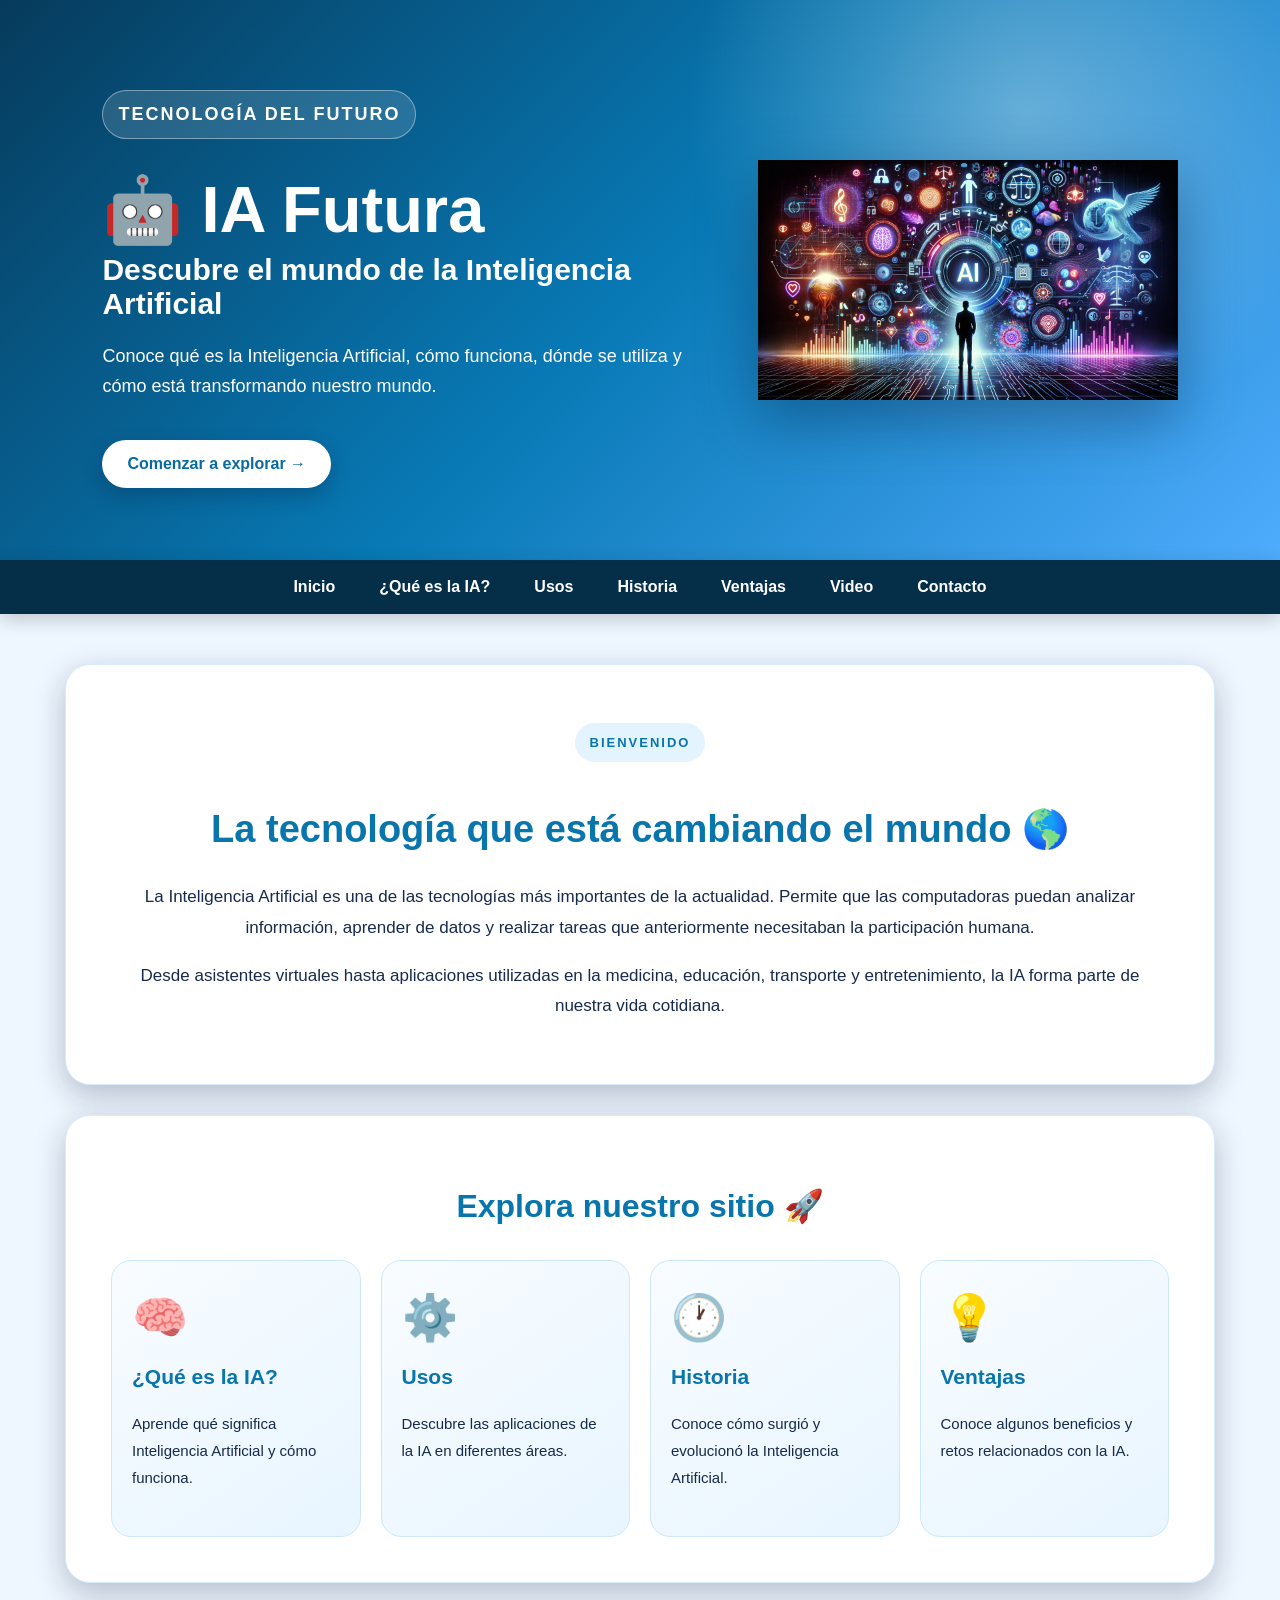
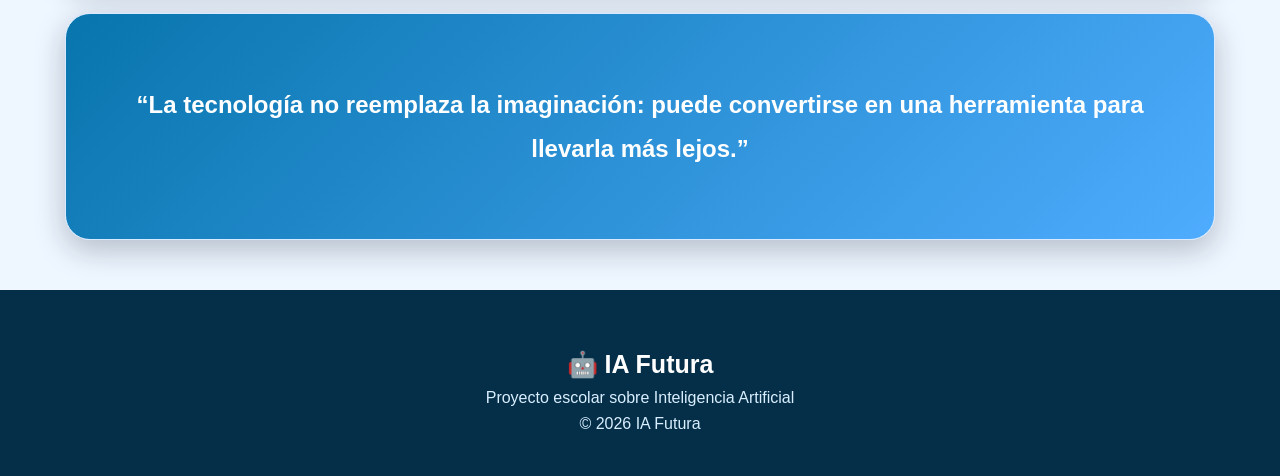
<file: index.html>
<!DOCTYPE html>
<html lang="es">

<head>
    <meta charset="UTF-8">
    <meta name="viewport" content="width=device-width, initial-scale=1.0">

    <title>IA Futura</title>

    <link rel="stylesheet" href="estilos.css">
    <link rel="manifest" href="manifest.json">
</head>

<body>

    <!-- ENCABEZADO -->
    <header class="hero">

        <div class="hero-text">

            <p class="etiqueta">TECNOLOGÍA DEL FUTURO</p>

            <h1>🤖 IA Futura</h1>

            <h2>Descubre el mundo de la Inteligencia Artificial</h2>

            <p>
                Conoce qué es la Inteligencia Artificial, cómo funciona,
                dónde se utiliza y cómo está transformando nuestro mundo.
            </p>

            <a href="que-es.html" class="boton">
                Comenzar a explorar →
            </a>

        </div>

        <div class="hero-image">

        <img src="Imagen-IA.png"
              alt="Inteligencia Artificial">

        </div>

    </header>


    <!-- MENÚ -->
    <nav>

        <a href="index.html">Inicio</a>

        <a href="que-es.html">¿Qué es la IA?</a>

        <a href="usos.html">Usos</a>

        <a href="historia.html">Historia</a>

        <a href="ventajas.html">Ventajas</a>

        <a href="video.html">Video</a>

        <a href="contacto.html">Contacto</a>

    </nav>


    <!-- CONTENIDO -->
    <main>

        <section class="bienvenida">

            <p class="etiqueta">BIENVENIDO</p>

            <h2>La tecnología que está cambiando el mundo 🌎</h2>

            <p>
                La Inteligencia Artificial es una de las tecnologías más
                importantes de la actualidad. Permite que las computadoras
                puedan analizar información, aprender de datos y realizar
                tareas que anteriormente necesitaban la participación humana.
            </p>

            <p>
                Desde asistentes virtuales hasta aplicaciones utilizadas
                en la medicina, educación, transporte y entretenimiento,
                la IA forma parte de nuestra vida cotidiana.
            </p>

        </section>


        <!-- TARJETAS -->
        <section>

            <h2 class="titulo-centro">
                Explora nuestro sitio 🚀
            </h2>

            <div class="tarjetas">

                <a href="que-es.html" class="tarjeta">

                    <div class="icono">🧠</div>

                    <h3>¿Qué es la IA?</h3>

                    <p>
                        Aprende qué significa Inteligencia Artificial
                        y cómo funciona.
                    </p>

                </a>


                <a href="usos.html" class="tarjeta">

                    <div class="icono">⚙️</div>

                    <h3>Usos</h3>

                    <p>
                        Descubre las aplicaciones de la IA
                        en diferentes áreas.
                    </p>

                </a>


                <a href="historia.html" class="tarjeta">

                    <div class="icono">🕐</div>

                    <h3>Historia</h3>

                    <p>
                        Conoce cómo surgió y evolucionó
                        la Inteligencia Artificial.
                    </p>

                </a>


                <a href="ventajas.html" class="tarjeta">

                    <div class="icono">💡</div>

                    <h3>Ventajas</h3>

                    <p>
                        Conoce algunos beneficios y retos
                        relacionados con la IA.
                    </p>

                </a>

            </div>

        </section>


        <!-- FRASE -->
        <section class="frase">

            <p>
                “La tecnología no reemplaza la imaginación:
                puede convertirse en una herramienta para llevarla más lejos.”
            </p>

        </section>

    </main>


    <!-- PIE DE PÁGINA -->
    <footer>

        <h3>🤖 IA Futura</h3>

        <p>
            Proyecto escolar sobre Inteligencia Artificial
        </p>

        <p>
            © 2026 IA Futura
        </p>

    </footer>
    <script>
    if ("serviceWorker" in navigator) {
        navigator.serviceWorker.register("sw.js")
            .then(() => {
                console.log("PWA activada correctamente 🤖");
            })
            .catch((error) => {
                console.log("Error al activar la PWA:", error);
            });
    }
</script>

</body>

</html>
</file>
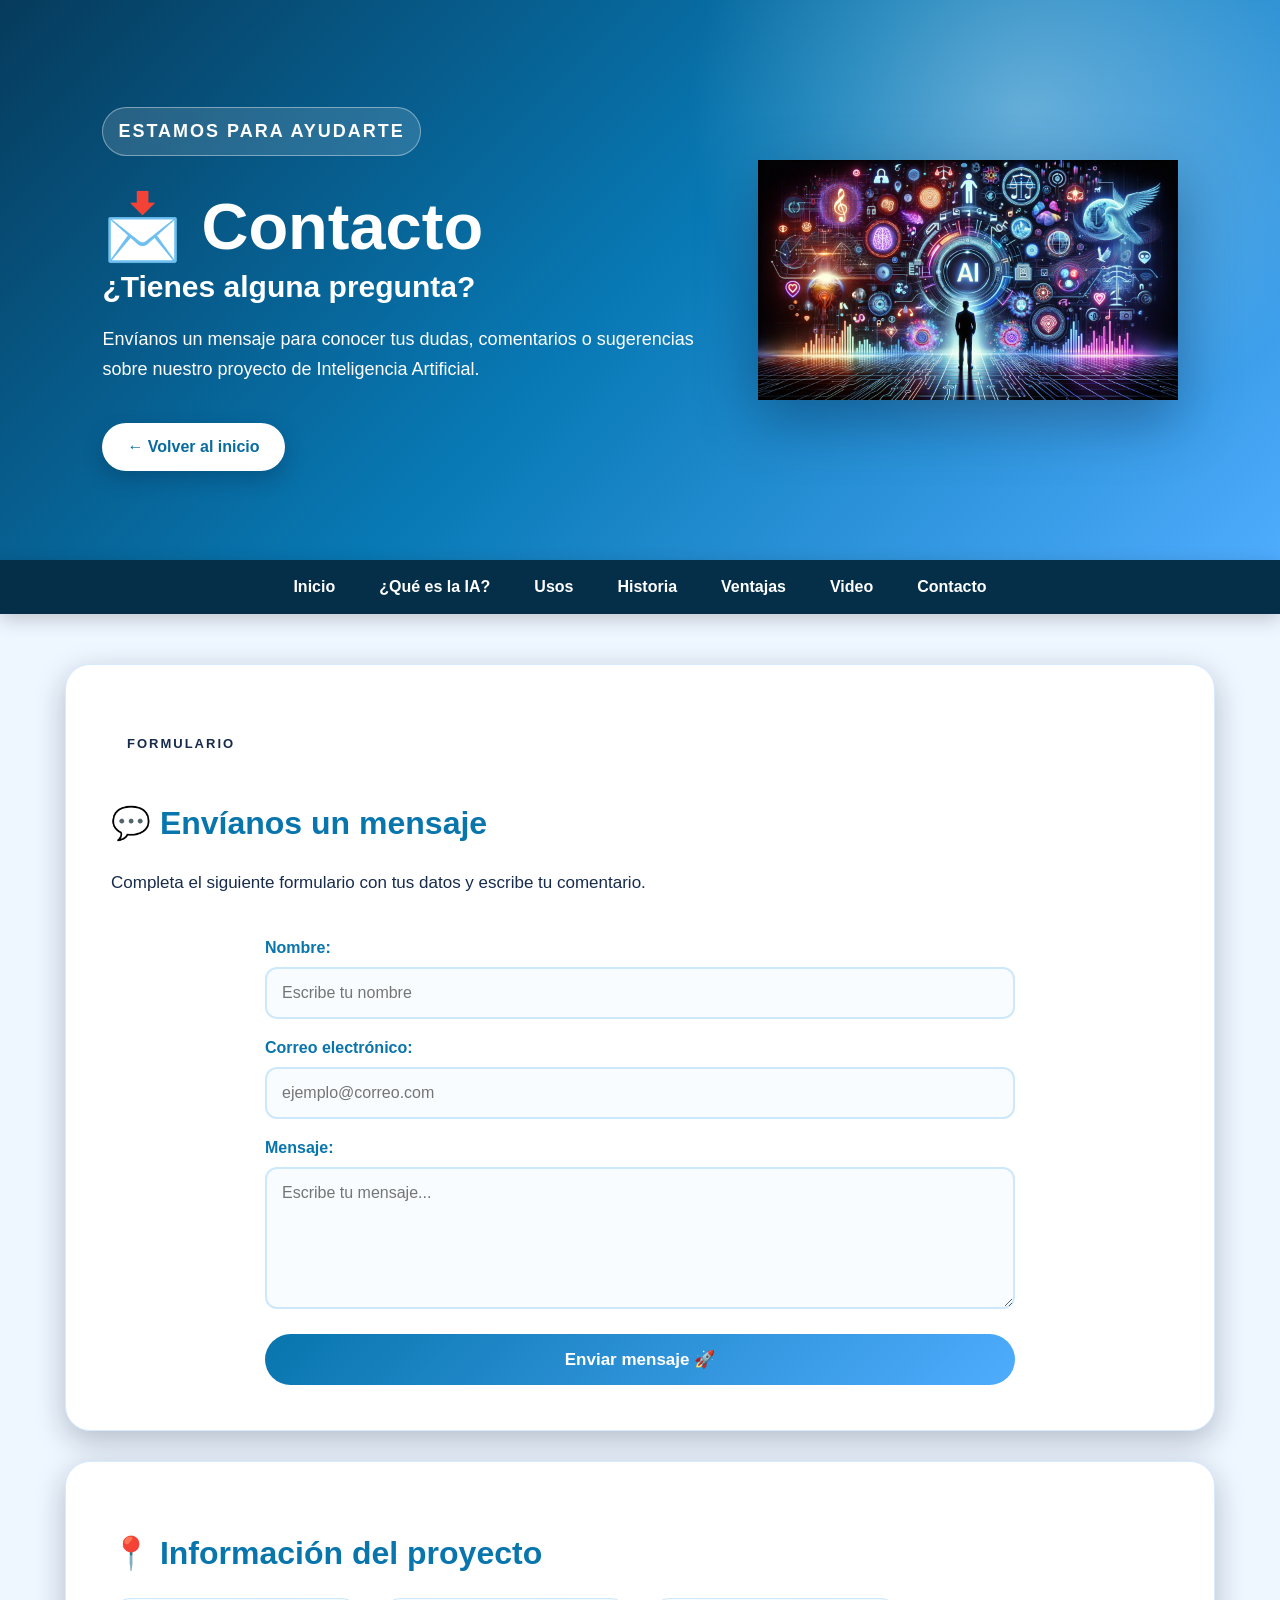
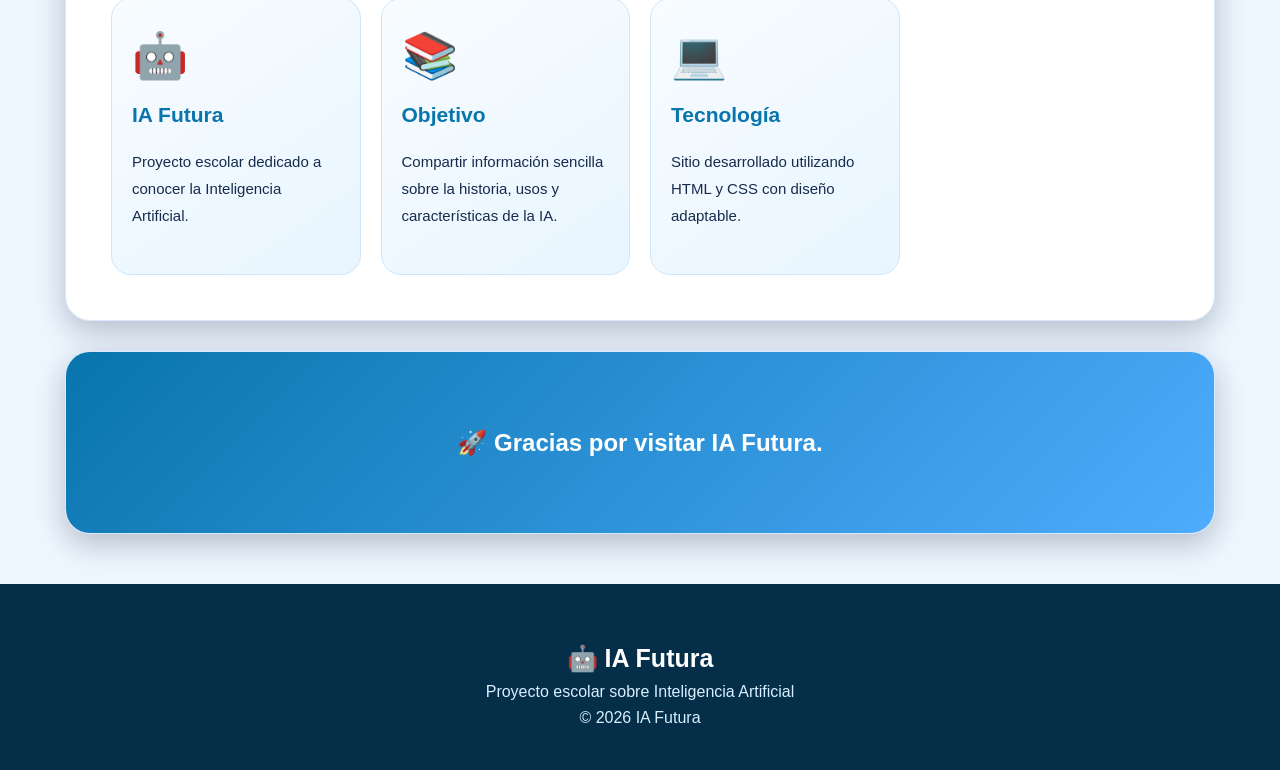
<file: contacto.html>
<!DOCTYPE html>
<html lang="es">

<head>
    <meta charset="UTF-8">
    <meta name="viewport" content="width=device-width, initial-scale=1.0">

    <title>Contacto | IA Futura</title>

    <link rel="stylesheet" href="estilos.css">
</head>

<body>

    <!-- ENCABEZADO -->

    <header class="hero">

        <div class="hero-text">

            <p class="etiqueta">ESTAMOS PARA AYUDARTE</p>

            <h1>📩 Contacto</h1>

            <h2>¿Tienes alguna pregunta?</h2>

            <p>
                Envíanos un mensaje para conocer tus dudas,
                comentarios o sugerencias sobre nuestro proyecto
                de Inteligencia Artificial.
            </p>

            <a href="index.html" class="boton">
                ← Volver al inicio
            </a>

        </div>

        <div class="hero-image">

            <img src="Imagen-IA.png"
                 alt="Inteligencia Artificial">

        </div>

    </header>


    <!-- MENÚ -->

    <nav>

        <a href="index.html">Inicio</a>

        <a href="que-es.html">¿Qué es la IA?</a>

        <a href="usos.html">Usos</a>

        <a href="historia.html">Historia</a>

        <a href="ventajas.html">Ventajas</a>

        <a href="video.html">Video</a>

        <a href="contacto.html">Contacto</a>

    </nav>


    <!-- CONTENIDO -->

    <main>

        <section>

            <p class="etiqueta">FORMULARIO</p>

            <h2>💬 Envíanos un mensaje</h2>

            <p>
                Completa el siguiente formulario con tus datos
                y escribe tu comentario.
            </p>


            <form action="https://formspree.io/f/mrpbooja" method="POST">

                <label for="nombre">Nombre:</label>

                <input
                    type="text"
                    id="nombre"
                    name="nombre"
                    placeholder="Escribe tu nombre"
                    required>


                <label for="correo">Correo electrónico:</label>

                <input
                    type="email"
                    id="correo"
                    name="correo"
                    placeholder="ejemplo@correo.com"
                    required>


                <label for="mensaje">Mensaje:</label>

                <textarea
                    id="mensaje"
                    name="mensaje"
                    rows="6"
                    placeholder="Escribe tu mensaje..."
                    required></textarea>


                <button type="submit">
                    Enviar mensaje 🚀
                </button>

            </form>

        </section>


        <section>

            <h2>📍 Información del proyecto</h2>

            <div class="tarjetas">

                <div class="tarjeta">

                    <div class="icono">🤖</div>

                    <h3>IA Futura</h3>

                    <p>
                        Proyecto escolar dedicado a conocer
                        la Inteligencia Artificial.
                    </p>

                </div>


                <div class="tarjeta">

                    <div class="icono">📚</div>

                    <h3>Objetivo</h3>

                    <p>
                        Compartir información sencilla sobre
                        la historia, usos y características de la IA.
                    </p>

                </div>


                <div class="tarjeta">

                    <div class="icono">💻</div>

                    <h3>Tecnología</h3>

                    <p>
                        Sitio desarrollado utilizando HTML y CSS
                        con diseño adaptable.
                    </p>

                </div>

            </div>

        </section>


        <section class="frase">

            <p>
                🚀 Gracias por visitar IA Futura.
            </p>

        </section>

    </main>


    <!-- PIE DE PÁGINA -->

    <footer>

        <h3>🤖 IA Futura</h3>

        <p>
            Proyecto escolar sobre Inteligencia Artificial
        </p>

        <p>
            © 2026 IA Futura
        </p>

    </footer>


</body>

</html>
</file>
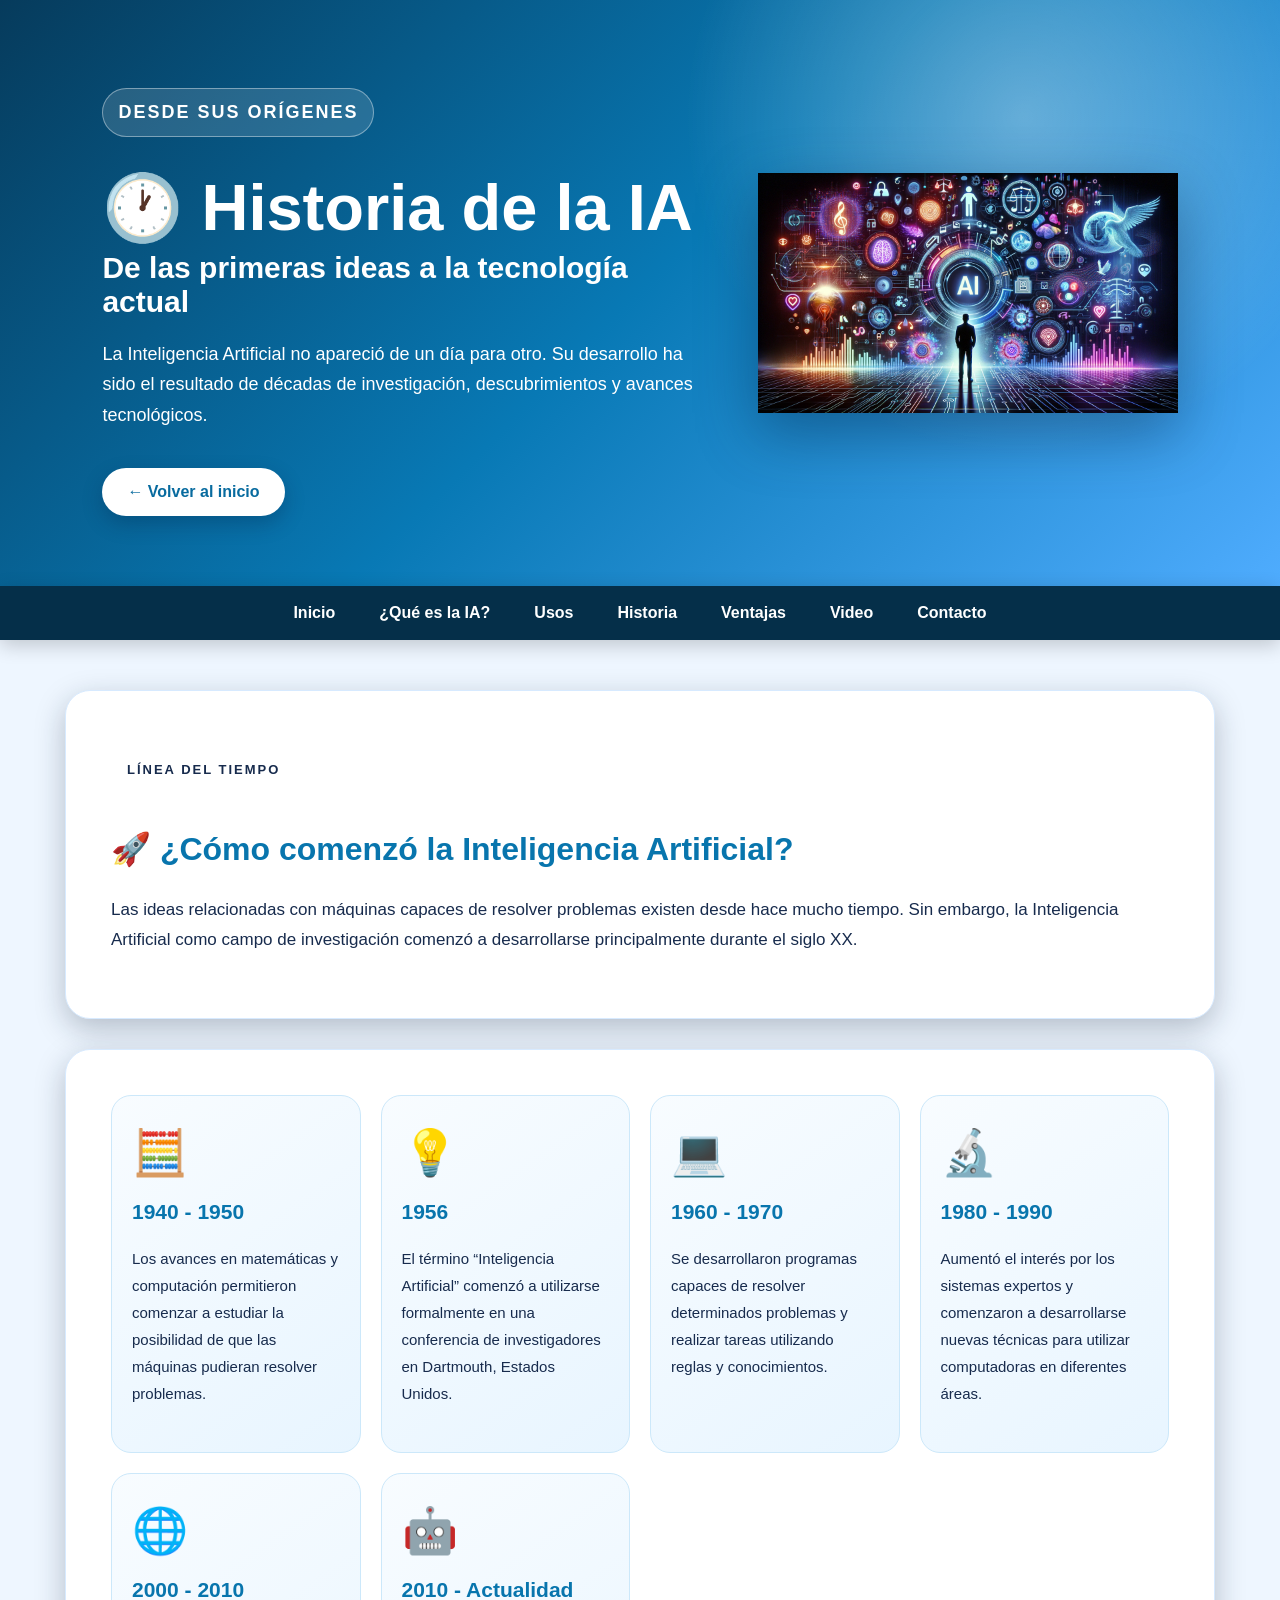
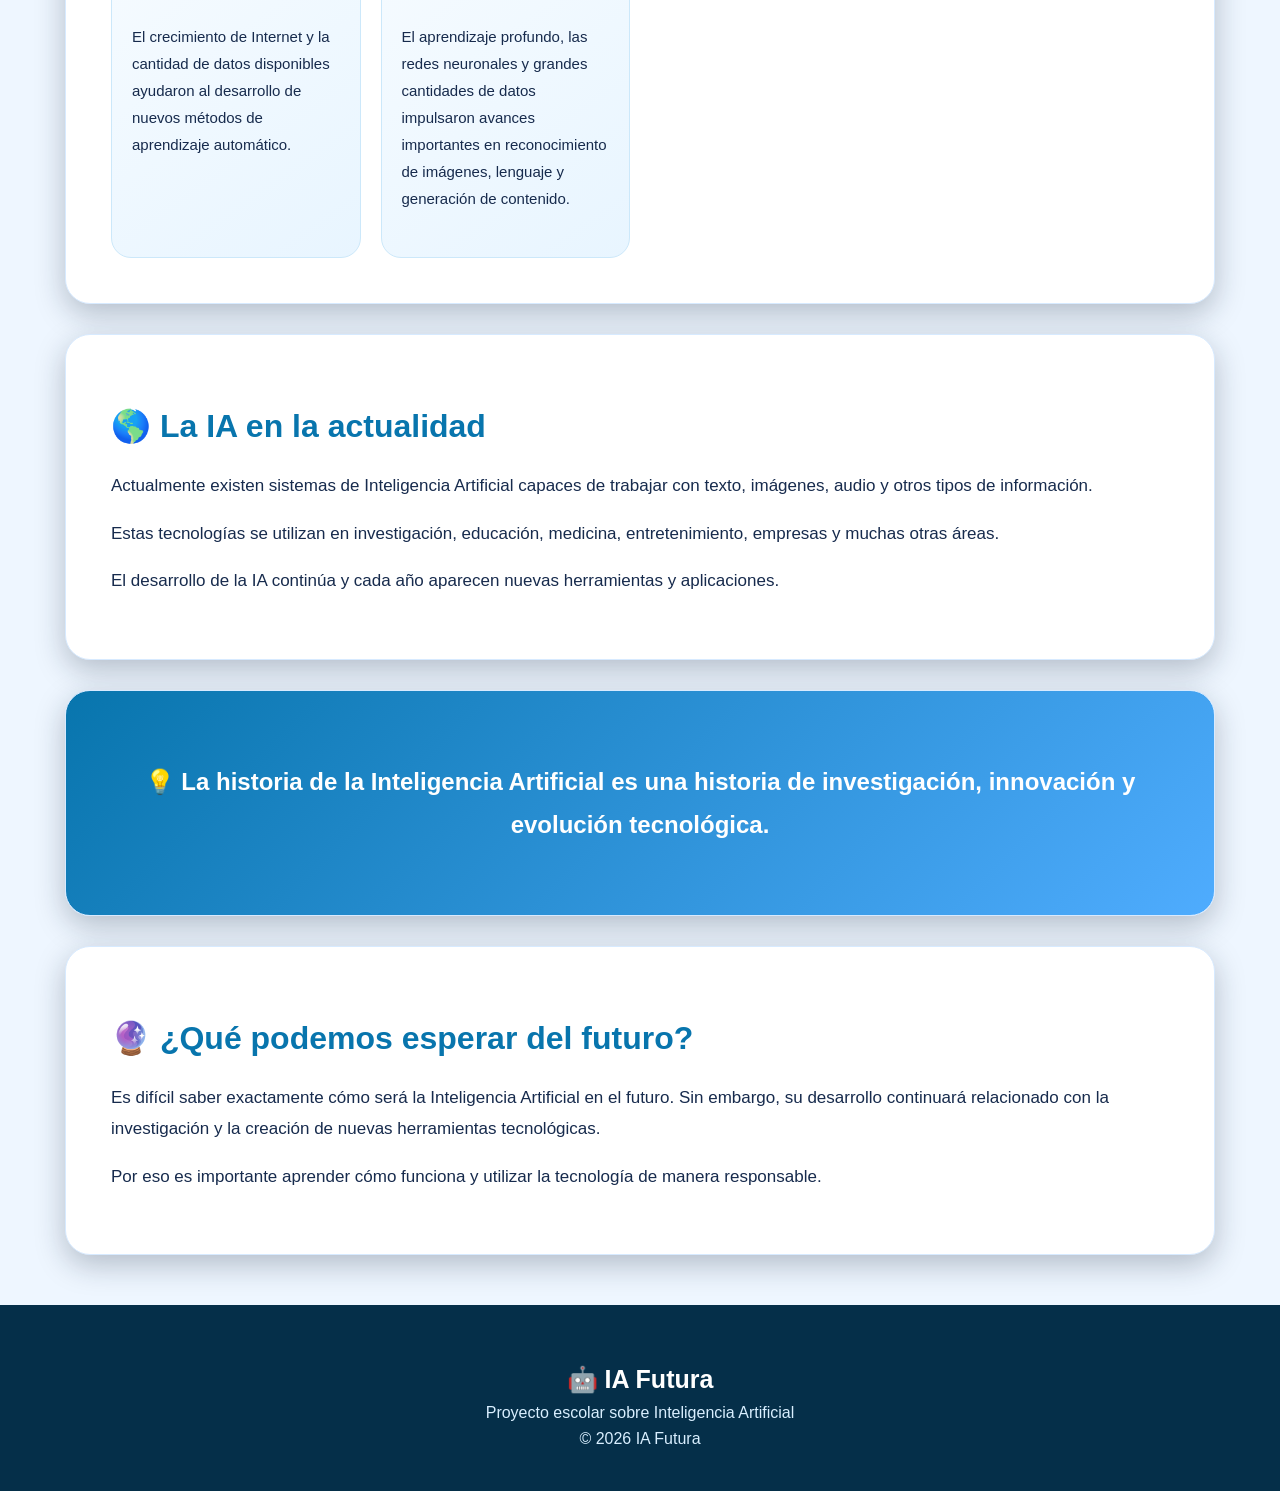
<file: historia.html>
<!DOCTYPE html>
<html lang="es">

<head>
    <meta charset="UTF-8">
    <meta name="viewport" content="width=device-width, initial-scale=1.0">

    <title>Historia de la IA | IA Futura</title>

    <link rel="stylesheet" href="estilos.css">
</head>

<body>

    <!-- ENCABEZADO -->

    <header class="hero">

        <div class="hero-text">

            <p class="etiqueta">DESDE SUS ORÍGENES</p>

            <h1>🕐 Historia de la IA</h1>

            <h2>De las primeras ideas a la tecnología actual</h2>

            <p>
                La Inteligencia Artificial no apareció de un día para otro.
                Su desarrollo ha sido el resultado de décadas de investigación,
                descubrimientos y avances tecnológicos.
            </p>

            <a href="index.html" class="boton">
                ← Volver al inicio
            </a>

        </div>

        <div class="hero-image">

            <img src="Imagen-IA.png"
                 alt="Historia de la Inteligencia Artificial">

        </div>

    </header>


    <!-- MENÚ -->

    <nav>

        <a href="index.html">Inicio</a>

        <a href="que-es.html">¿Qué es la IA?</a>

        <a href="usos.html">Usos</a>

        <a href="historia.html">Historia</a>

        <a href="ventajas.html">Ventajas</a>

        <a href="video.html">Video</a>

        <a href="contacto.html">Contacto</a>

    </nav>


    <!-- CONTENIDO -->

    <main>

        <section>

            <p class="etiqueta">LÍNEA DEL TIEMPO</p>

            <h2>🚀 ¿Cómo comenzó la Inteligencia Artificial?</h2>

            <p>
                Las ideas relacionadas con máquinas capaces de resolver
                problemas existen desde hace mucho tiempo. Sin embargo,
                la Inteligencia Artificial como campo de investigación
                comenzó a desarrollarse principalmente durante el siglo XX.
            </p>

        </section>


        <!-- LÍNEA DEL TIEMPO -->

        <section>

            <div class="tarjetas">


                <div class="tarjeta">

                    <div class="icono">🧮</div>

                    <h3>1940 - 1950</h3>

                    <p>
                        Los avances en matemáticas y computación permitieron
                        comenzar a estudiar la posibilidad de que las
                        máquinas pudieran resolver problemas.
                    </p>

                </div>


                <div class="tarjeta">

                    <div class="icono">💡</div>

                    <h3>1956</h3>

                    <p>
                        El término “Inteligencia Artificial” comenzó a
                        utilizarse formalmente en una conferencia de
                        investigadores en Dartmouth, Estados Unidos.
                    </p>

                </div>


                <div class="tarjeta">

                    <div class="icono">💻</div>

                    <h3>1960 - 1970</h3>

                    <p>
                        Se desarrollaron programas capaces de resolver
                        determinados problemas y realizar tareas
                        utilizando reglas y conocimientos.
                    </p>

                </div>


                <div class="tarjeta">

                    <div class="icono">🔬</div>

                    <h3>1980 - 1990</h3>

                    <p>
                        Aumentó el interés por los sistemas expertos y
                        comenzaron a desarrollarse nuevas técnicas para
                        utilizar computadoras en diferentes áreas.
                    </p>

                </div>


                <div class="tarjeta">

                    <div class="icono">🌐</div>

                    <h3>2000 - 2010</h3>

                    <p>
                        El crecimiento de Internet y la cantidad de datos
                        disponibles ayudaron al desarrollo de nuevos
                        métodos de aprendizaje automático.
                    </p>

                </div>


                <div class="tarjeta">

                    <div class="icono">🤖</div>

                    <h3>2010 - Actualidad</h3>

                    <p>
                        El aprendizaje profundo, las redes neuronales y
                        grandes cantidades de datos impulsaron avances
                        importantes en reconocimiento de imágenes,
                        lenguaje y generación de contenido.
                    </p>

                </div>

            </div>

        </section>


        <!-- ACTUALIDAD -->

        <section>

            <h2>🌎 La IA en la actualidad</h2>

            <p>
                Actualmente existen sistemas de Inteligencia Artificial
                capaces de trabajar con texto, imágenes, audio y otros
                tipos de información.
            </p>

            <p>
                Estas tecnologías se utilizan en investigación, educación,
                medicina, entretenimiento, empresas y muchas otras áreas.
            </p>

            <p>
                El desarrollo de la IA continúa y cada año aparecen nuevas
                herramientas y aplicaciones.
            </p>

        </section>


        <!-- DATO -->

        <section class="frase">

            <p>
                💡 La historia de la Inteligencia Artificial es una
                historia de investigación, innovación y evolución tecnológica.
            </p>

        </section>


        <!-- REFLEXIÓN -->

        <section>

            <h2>🔮 ¿Qué podemos esperar del futuro?</h2>

            <p>
                Es difícil saber exactamente cómo será la Inteligencia
                Artificial en el futuro. Sin embargo, su desarrollo
                continuará relacionado con la investigación y la creación
                de nuevas herramientas tecnológicas.
            </p>

            <p>
                Por eso es importante aprender cómo funciona y utilizar
                la tecnología de manera responsable.
            </p>

        </section>

    </main>


    <!-- PIE DE PÁGINA -->

    <footer>

        <h3>🤖 IA Futura</h3>

        <p>
            Proyecto escolar sobre Inteligencia Artificial
        </p>

        <p>
            © 2026 IA Futura
        </p>

    </footer>

</body>

</html>
</file>
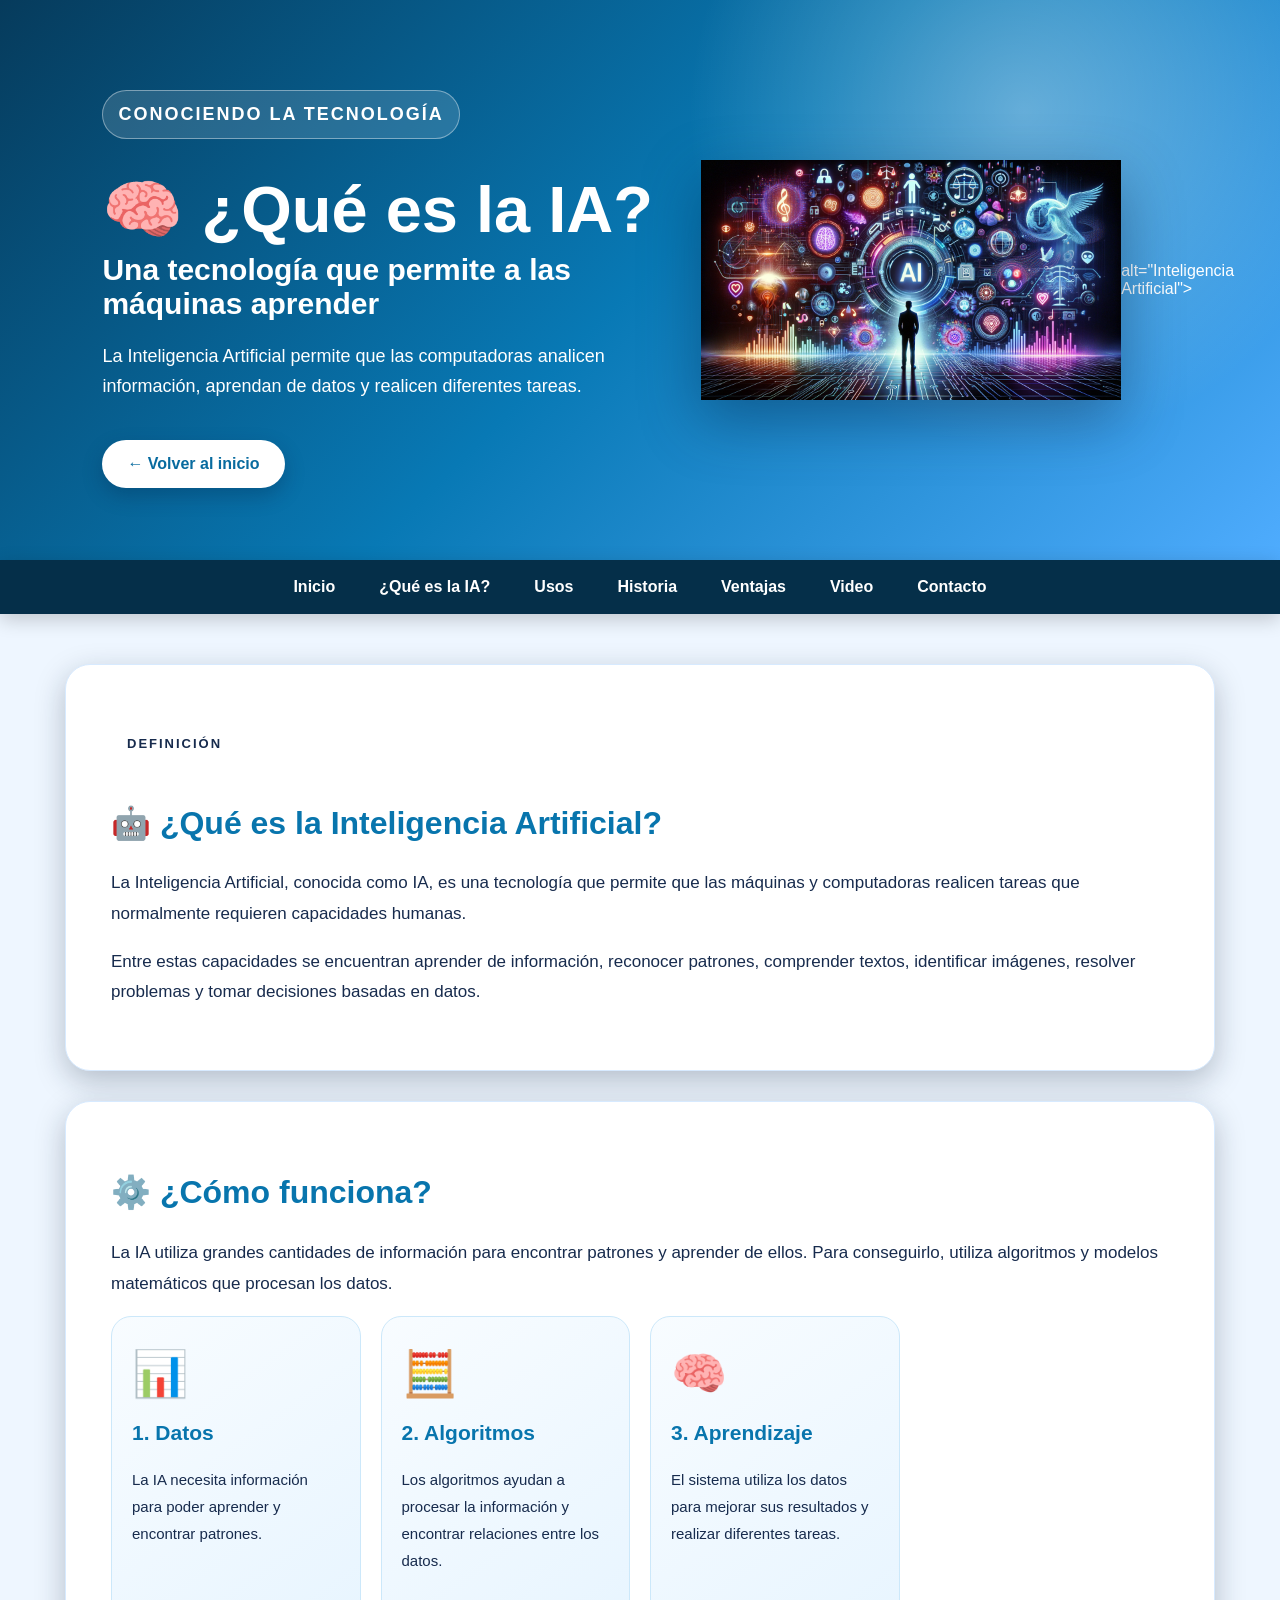
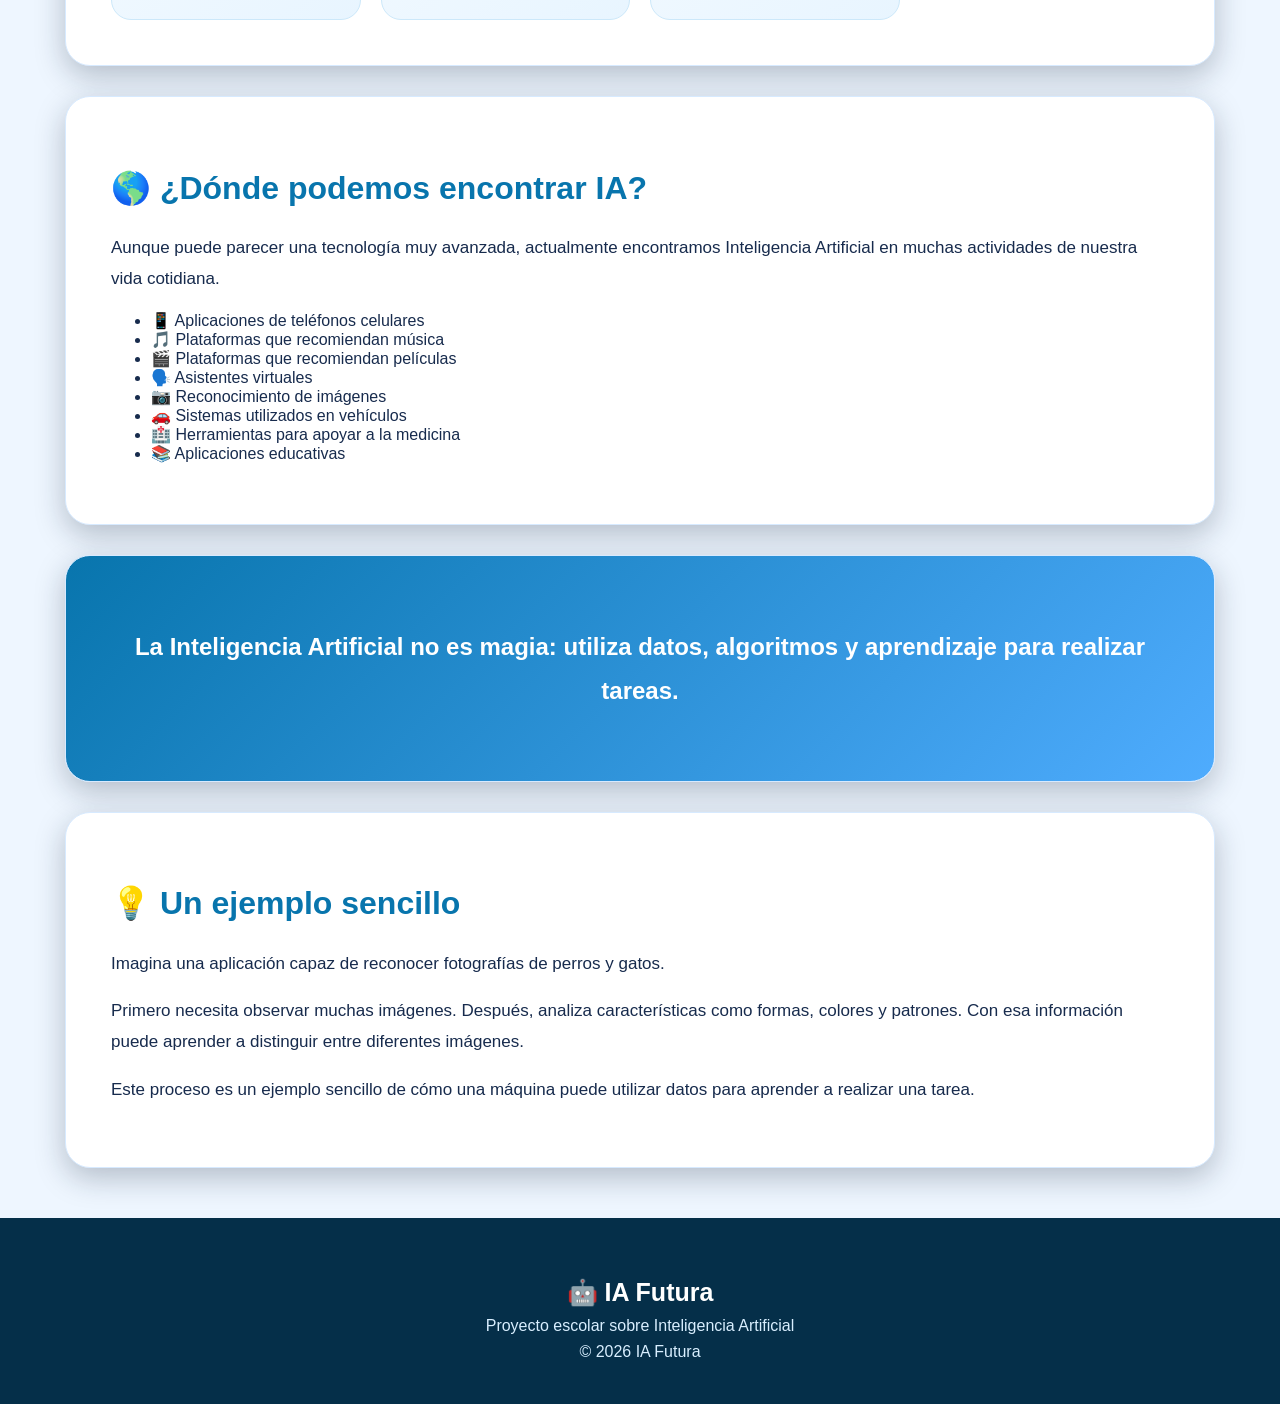
<file: que-es.html>
<!DOCTYPE html>
<html lang="es">

<head>
    <meta charset="UTF-8">
    <meta name="viewport" content="width=device-width, initial-scale=1.0">

    <title>¿Qué es la IA? | IA Futura</title>

    <link rel="stylesheet" href="estilos.css">
</head>

<body>

    <!-- ENCABEZADO -->
    <header class="hero">

        <div class="hero-text">

            <p class="etiqueta">CONOCIENDO LA TECNOLOGÍA</p>

            <h1>🧠 ¿Qué es la IA?</h1>

            <h2>Una tecnología que permite a las máquinas aprender</h2>

            <p>
                La Inteligencia Artificial permite que las computadoras
                analicen información, aprendan de datos y realicen
                diferentes tareas.
            </p>

            <a href="index.html" class="boton">
                ← Volver al inicio
            </a>

        </div>

        <div class="hero-image">

            <img src="Imagen-IA.png">
               alt="Inteligencia Artificial">

        </div>

    </header>


    <!-- MENÚ -->
    <nav>

        <a href="index.html">Inicio</a>

        <a href="que-es.html">¿Qué es la IA?</a>

        <a href="usos.html">Usos</a>

        <a href="historia.html">Historia</a>

        <a href="ventajas.html">Ventajas</a>

        <a href="video.html">Video</a>

        <a href="contacto.html">Contacto</a>

    </nav>


    <!-- CONTENIDO -->
    <main>

        <section>

            <p class="etiqueta">DEFINICIÓN</p>

            <h2>🤖 ¿Qué es la Inteligencia Artificial?</h2>

            <p>
                La Inteligencia Artificial, conocida como IA, es una
                tecnología que permite que las máquinas y computadoras
                realicen tareas que normalmente requieren capacidades
                humanas.
            </p>

            <p>
                Entre estas capacidades se encuentran aprender de
                información, reconocer patrones, comprender textos,
                identificar imágenes, resolver problemas y tomar
                decisiones basadas en datos.
            </p>

        </section>


        <section>

            <h2>⚙️ ¿Cómo funciona?</h2>

            <p>
                La IA utiliza grandes cantidades de información para
                encontrar patrones y aprender de ellos. Para conseguirlo,
                utiliza algoritmos y modelos matemáticos que procesan los
                datos.
            </p>

            <div class="tarjetas">

                <div class="tarjeta">

                    <div class="icono">📊</div>

                    <h3>1. Datos</h3>

                    <p>
                        La IA necesita información para poder aprender
                        y encontrar patrones.
                    </p>

                </div>


                <div class="tarjeta">

                    <div class="icono">🧮</div>

                    <h3>2. Algoritmos</h3>

                    <p>
                        Los algoritmos ayudan a procesar la información
                        y encontrar relaciones entre los datos.
                    </p>

                </div>


                <div class="tarjeta">

                    <div class="icono">🧠</div>

                    <h3>3. Aprendizaje</h3>

                    <p>
                        El sistema utiliza los datos para mejorar sus
                        resultados y realizar diferentes tareas.
                    </p>

                </div>

            </div>

        </section>


        <section>

            <h2>🌎 ¿Dónde podemos encontrar IA?</h2>

            <p>
                Aunque puede parecer una tecnología muy avanzada,
                actualmente encontramos Inteligencia Artificial en
                muchas actividades de nuestra vida cotidiana.
            </p>

            <ul>

                <li>📱 Aplicaciones de teléfonos celulares</li>

                <li>🎵 Plataformas que recomiendan música</li>

                <li>🎬 Plataformas que recomiendan películas</li>

                <li>🗣️ Asistentes virtuales</li>

                <li>📷 Reconocimiento de imágenes</li>

                <li>🚗 Sistemas utilizados en vehículos</li>

                <li>🏥 Herramientas para apoyar a la medicina</li>

                <li>📚 Aplicaciones educativas</li>

            </ul>

        </section>


        <section class="frase">

            <p>
                La Inteligencia Artificial no es magia:
                utiliza datos, algoritmos y aprendizaje para realizar tareas.
            </p>

        </section>


        <section>

            <h2>💡 Un ejemplo sencillo</h2>

            <p>
                Imagina una aplicación capaz de reconocer fotografías
                de perros y gatos.
            </p>

            <p>
                Primero necesita observar muchas imágenes. Después,
                analiza características como formas, colores y patrones.
                Con esa información puede aprender a distinguir entre
                diferentes imágenes.
            </p>

            <p>
                Este proceso es un ejemplo sencillo de cómo una máquina
                puede utilizar datos para aprender a realizar una tarea.
            </p>

        </section>

    </main>


    <!-- PIE DE PÁGINA -->
    <footer>

        <h3>🤖 IA Futura</h3>

        <p>
            Proyecto escolar sobre Inteligencia Artificial
        </p>

        <p>
            © 2026 IA Futura
        </p>

    </footer>

</body>

</html>
</file>
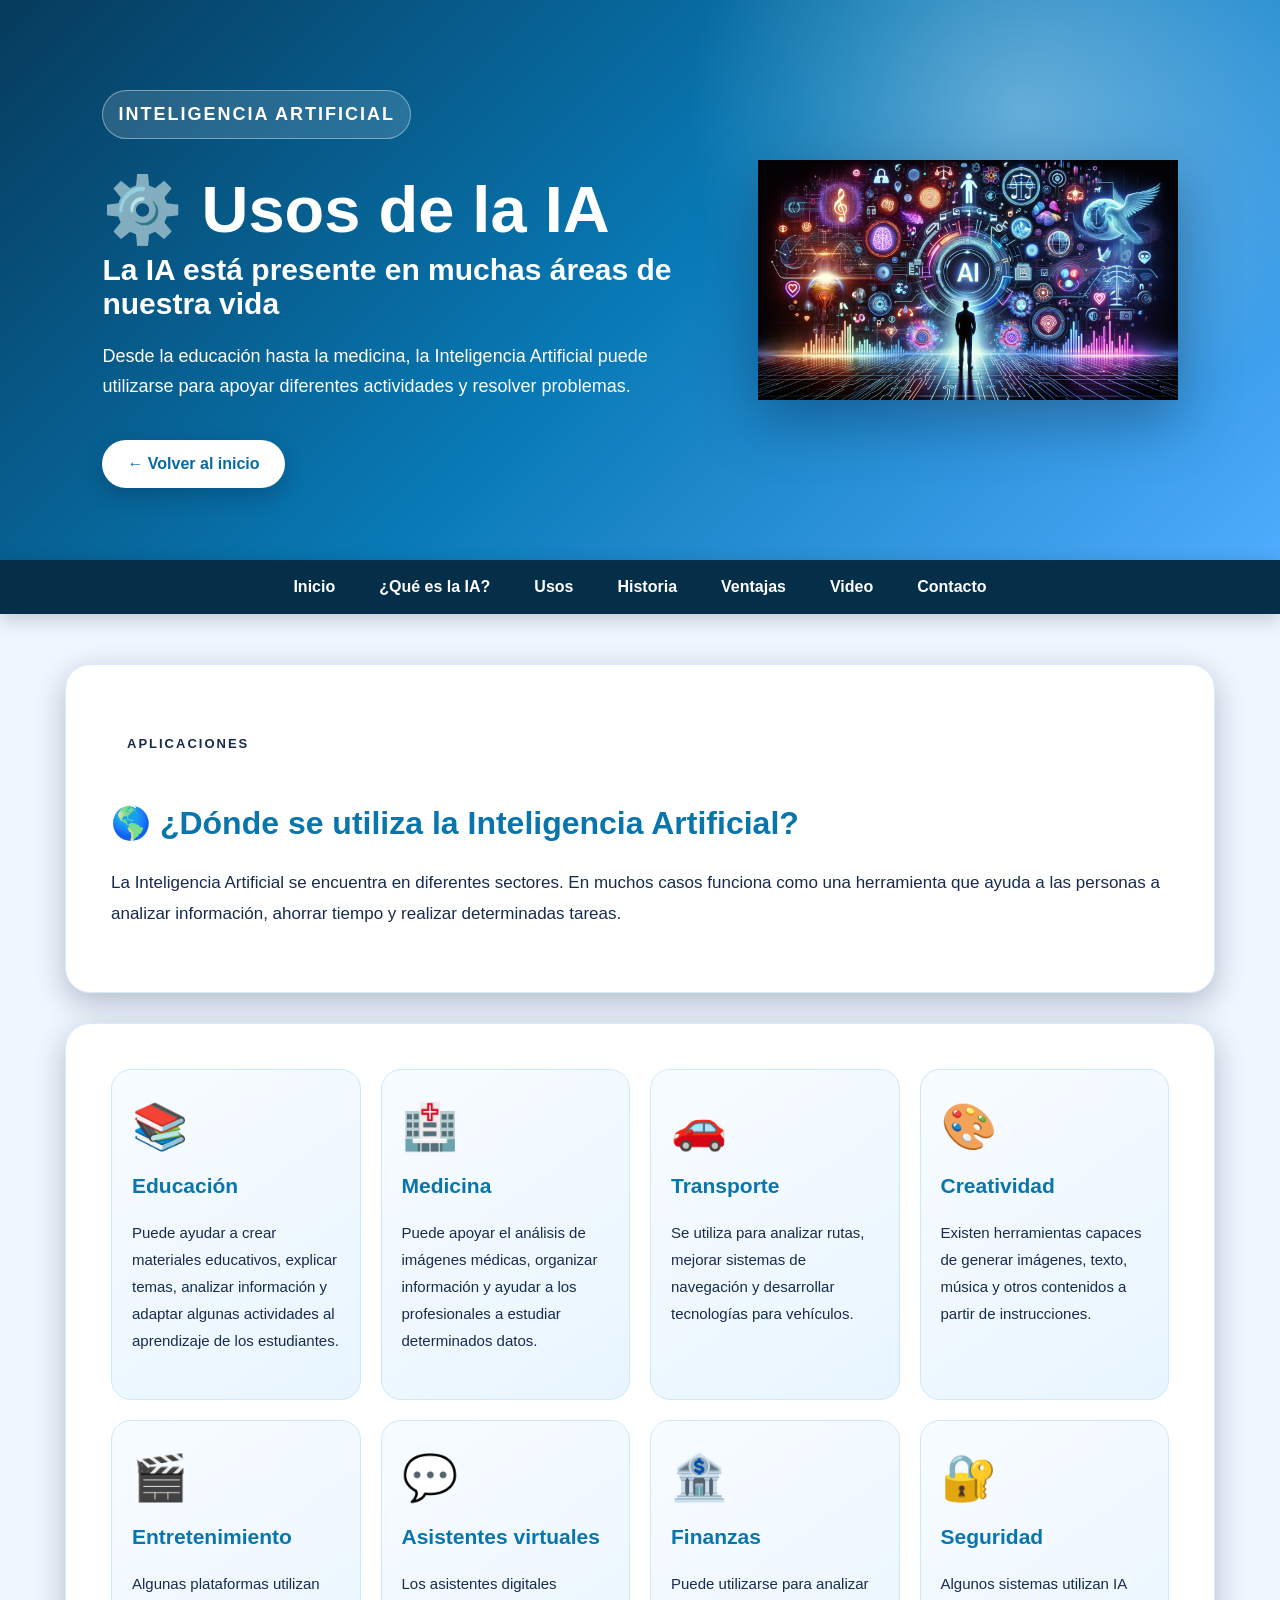
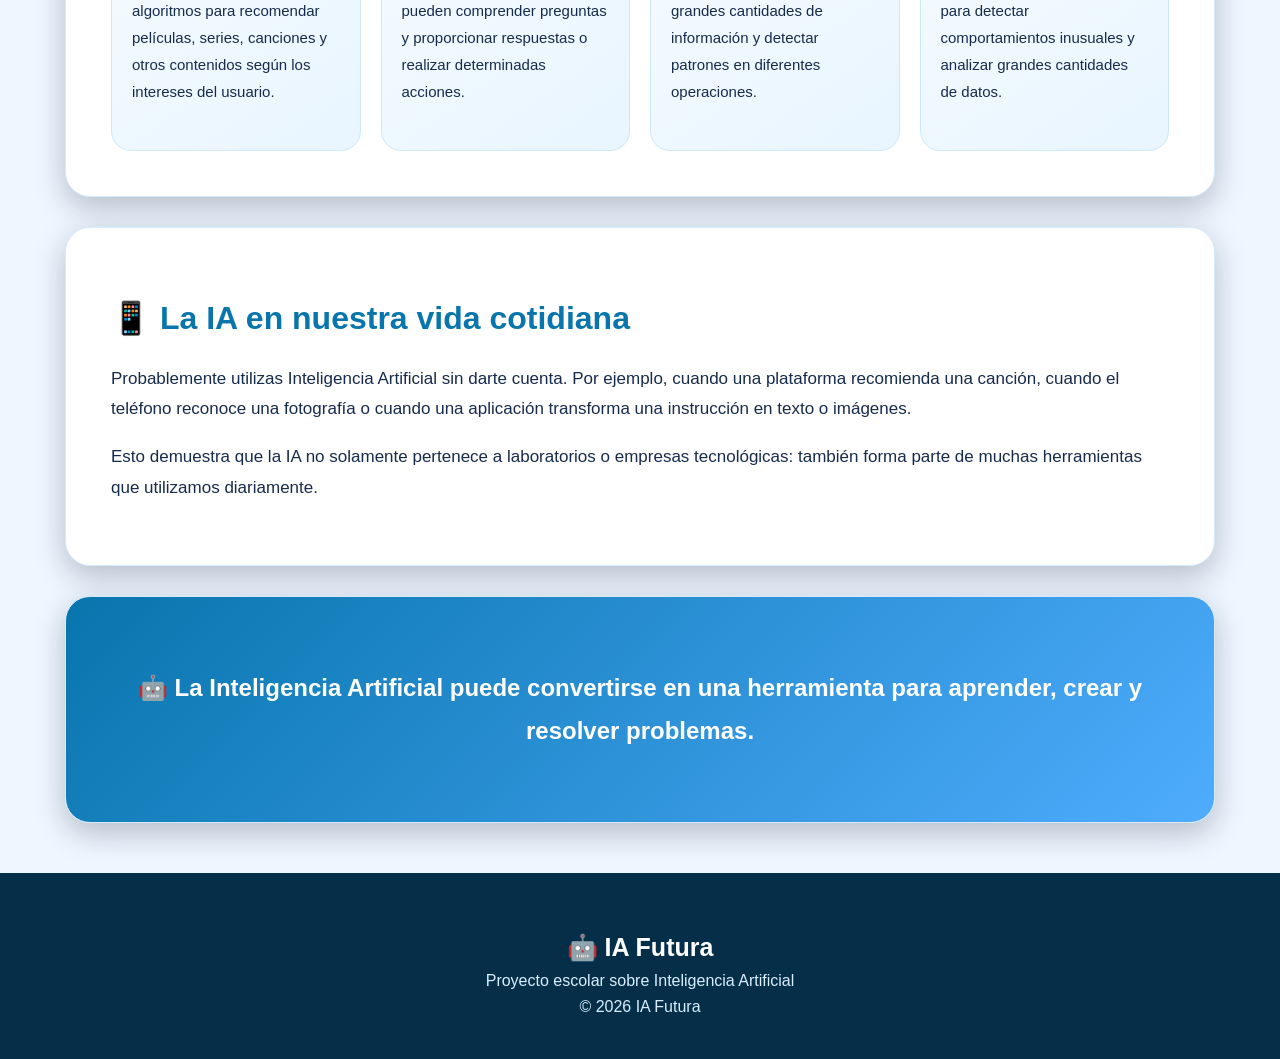
<file: usos.html>
<!DOCTYPE html>
<html lang="es">

<head>
    <meta charset="UTF-8">
    <meta name="viewport" content="width=device-width, initial-scale=1.0">

    <title>Usos de la IA | IA Futura</title>

    <link rel="stylesheet" href="estilos.css">
</head>

<body>

    <!-- ENCABEZADO -->
    <header class="hero">

        <div class="hero-text">

            <p class="etiqueta">INTELIGENCIA ARTIFICIAL</p>

            <h1>⚙️ Usos de la IA</h1>

            <h2>La IA está presente en muchas áreas de nuestra vida</h2>

            <p>
                Desde la educación hasta la medicina, la Inteligencia
                Artificial puede utilizarse para apoyar diferentes
                actividades y resolver problemas.
            </p>

            <a href="index.html" class="boton">
                ← Volver al inicio
            </a>

        </div>

        <div class="hero-image">

            <img src="Imagen-IA.png"
                 alt="Usos de la Inteligencia Artificial">

        </div>

    </header>


    <!-- MENÚ -->
    <nav>

        <a href="index.html">Inicio</a>

        <a href="que-es.html">¿Qué es la IA?</a>

        <a href="usos.html">Usos</a>

        <a href="historia.html">Historia</a>

        <a href="ventajas.html">Ventajas</a>

        <a href="video.html">Video</a>

        <a href="contacto.html">Contacto</a>

    </nav>


    <!-- CONTENIDO -->
    <main>

        <section>

            <p class="etiqueta">APLICACIONES</p>

            <h2>🌎 ¿Dónde se utiliza la Inteligencia Artificial?</h2>

            <p>
                La Inteligencia Artificial se encuentra en diferentes
                sectores. En muchos casos funciona como una herramienta
                que ayuda a las personas a analizar información, ahorrar
                tiempo y realizar determinadas tareas.
            </p>

        </section>


        <!-- TARJETAS DE USOS -->

        <section>

            <div class="tarjetas">


                <div class="tarjeta">

                    <div class="icono">📚</div>

                    <h3>Educación</h3>

                    <p>
                        Puede ayudar a crear materiales educativos,
                        explicar temas, analizar información y adaptar
                        algunas actividades al aprendizaje de los
                        estudiantes.
                    </p>

                </div>


                <div class="tarjeta">

                    <div class="icono">🏥</div>

                    <h3>Medicina</h3>

                    <p>
                        Puede apoyar el análisis de imágenes médicas,
                        organizar información y ayudar a los profesionales
                        a estudiar determinados datos.
                    </p>

                </div>


                <div class="tarjeta">

                    <div class="icono">🚗</div>

                    <h3>Transporte</h3>

                    <p>
                        Se utiliza para analizar rutas, mejorar sistemas
                        de navegación y desarrollar tecnologías para
                        vehículos.
                    </p>

                </div>


                <div class="tarjeta">

                    <div class="icono">🎨</div>

                    <h3>Creatividad</h3>

                    <p>
                        Existen herramientas capaces de generar imágenes,
                        texto, música y otros contenidos a partir de
                        instrucciones.
                    </p>

                </div>


                <div class="tarjeta">

                    <div class="icono">🎬</div>

                    <h3>Entretenimiento</h3>

                    <p>
                        Algunas plataformas utilizan algoritmos para
                        recomendar películas, series, canciones y otros
                        contenidos según los intereses del usuario.
                    </p>

                </div>


                <div class="tarjeta">

                    <div class="icono">💬</div>

                    <h3>Asistentes virtuales</h3>

                    <p>
                        Los asistentes digitales pueden comprender
                        preguntas y proporcionar respuestas o realizar
                        determinadas acciones.
                    </p>

                </div>


                <div class="tarjeta">

                    <div class="icono">🏦</div>

                    <h3>Finanzas</h3>

                    <p>
                        Puede utilizarse para analizar grandes cantidades
                        de información y detectar patrones en diferentes
                        operaciones.
                    </p>

                </div>


                <div class="tarjeta">

                    <div class="icono">🔐</div>

                    <h3>Seguridad</h3>

                    <p>
                        Algunos sistemas utilizan IA para detectar
                        comportamientos inusuales y analizar grandes
                        cantidades de datos.
                    </p>

                </div>

            </div>

        </section>


        <!-- EJEMPLO -->

        <section>

            <h2>📱 La IA en nuestra vida cotidiana</h2>

            <p>
                Probablemente utilizas Inteligencia Artificial sin darte
                cuenta. Por ejemplo, cuando una plataforma recomienda
                una canción, cuando el teléfono reconoce una fotografía
                o cuando una aplicación transforma una instrucción en
                texto o imágenes.
            </p>

            <p>
                Esto demuestra que la IA no solamente pertenece a
                laboratorios o empresas tecnológicas: también forma
                parte de muchas herramientas que utilizamos diariamente.
            </p>

        </section>


        <section class="frase">

            <p>
                🤖 La Inteligencia Artificial puede convertirse en una
                herramienta para aprender, crear y resolver problemas.
            </p>

        </section>

    </main>


    <!-- PIE DE PÁGINA -->

    <footer>

        <h3>🤖 IA Futura</h3>

        <p>
            Proyecto escolar sobre Inteligencia Artificial
        </p>

        <p>
            © 2026 IA Futura
        </p>

    </footer>

</body>

</html>
</file>
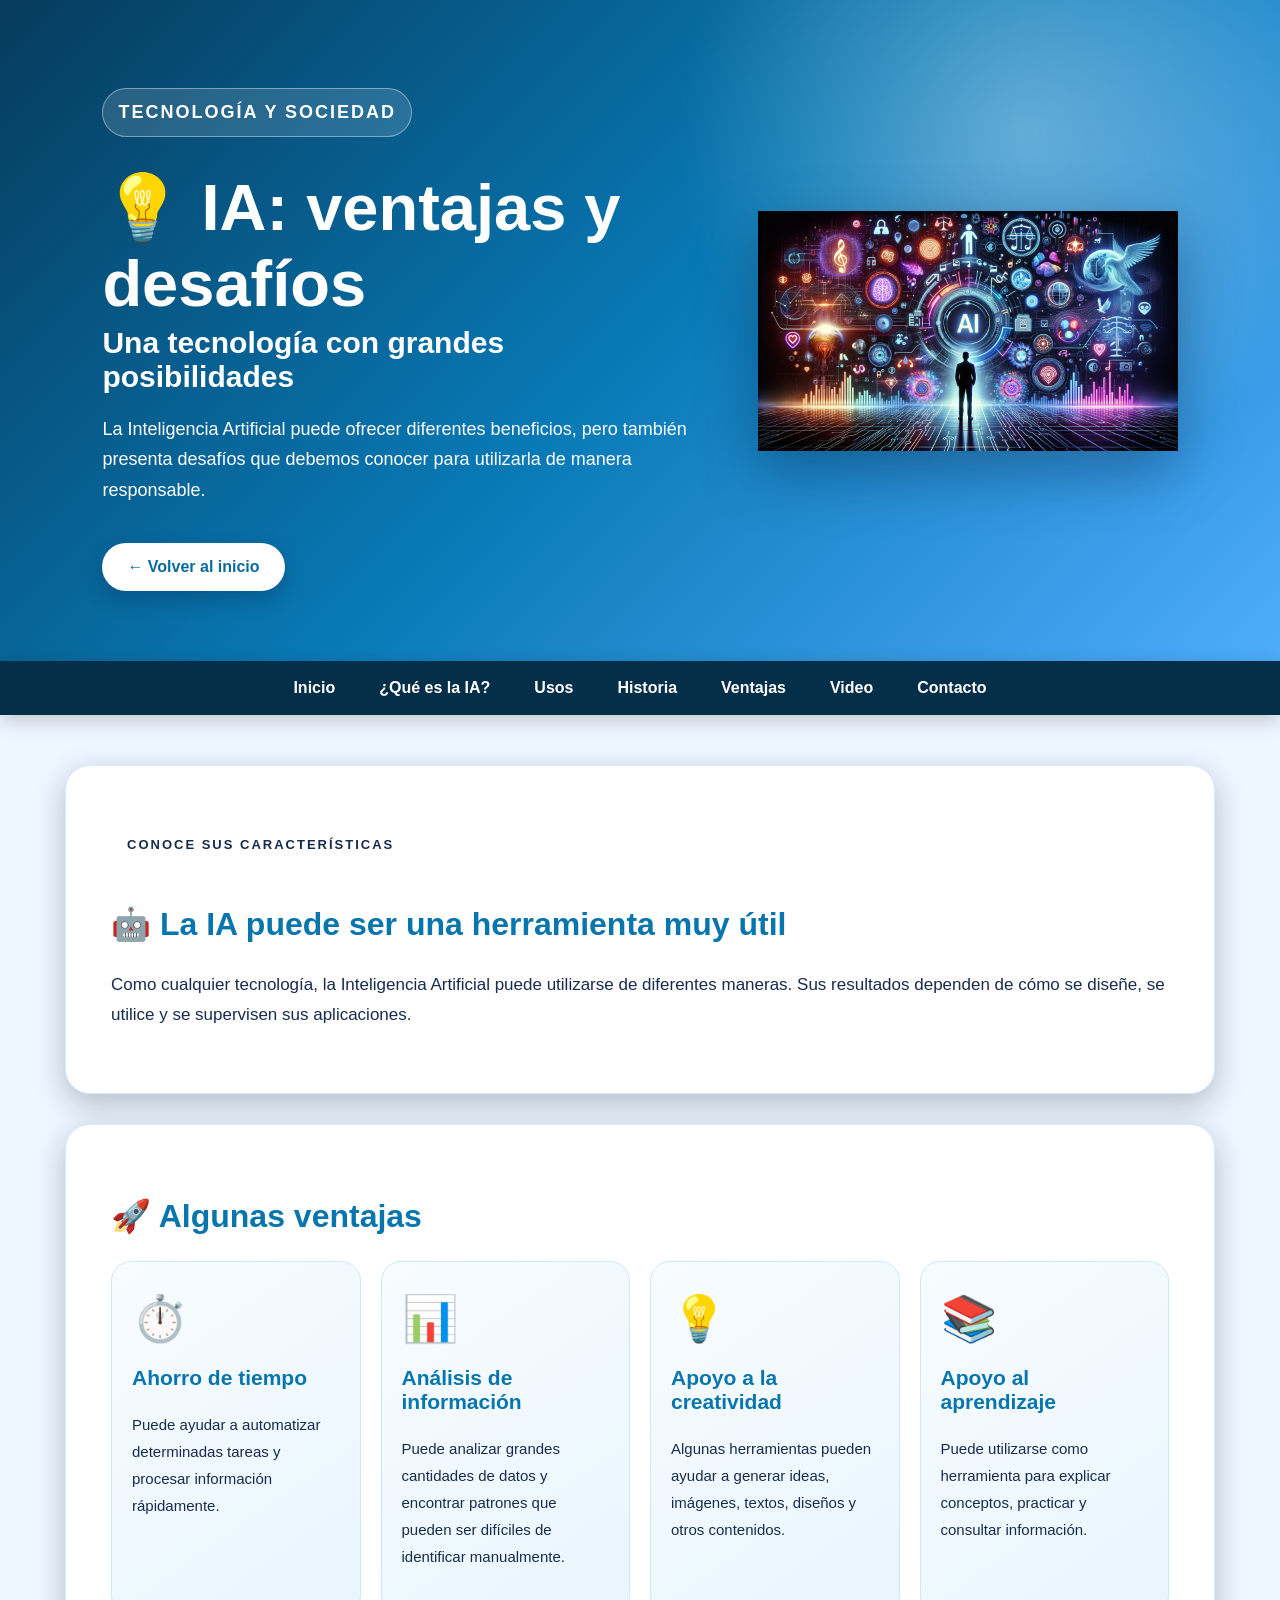
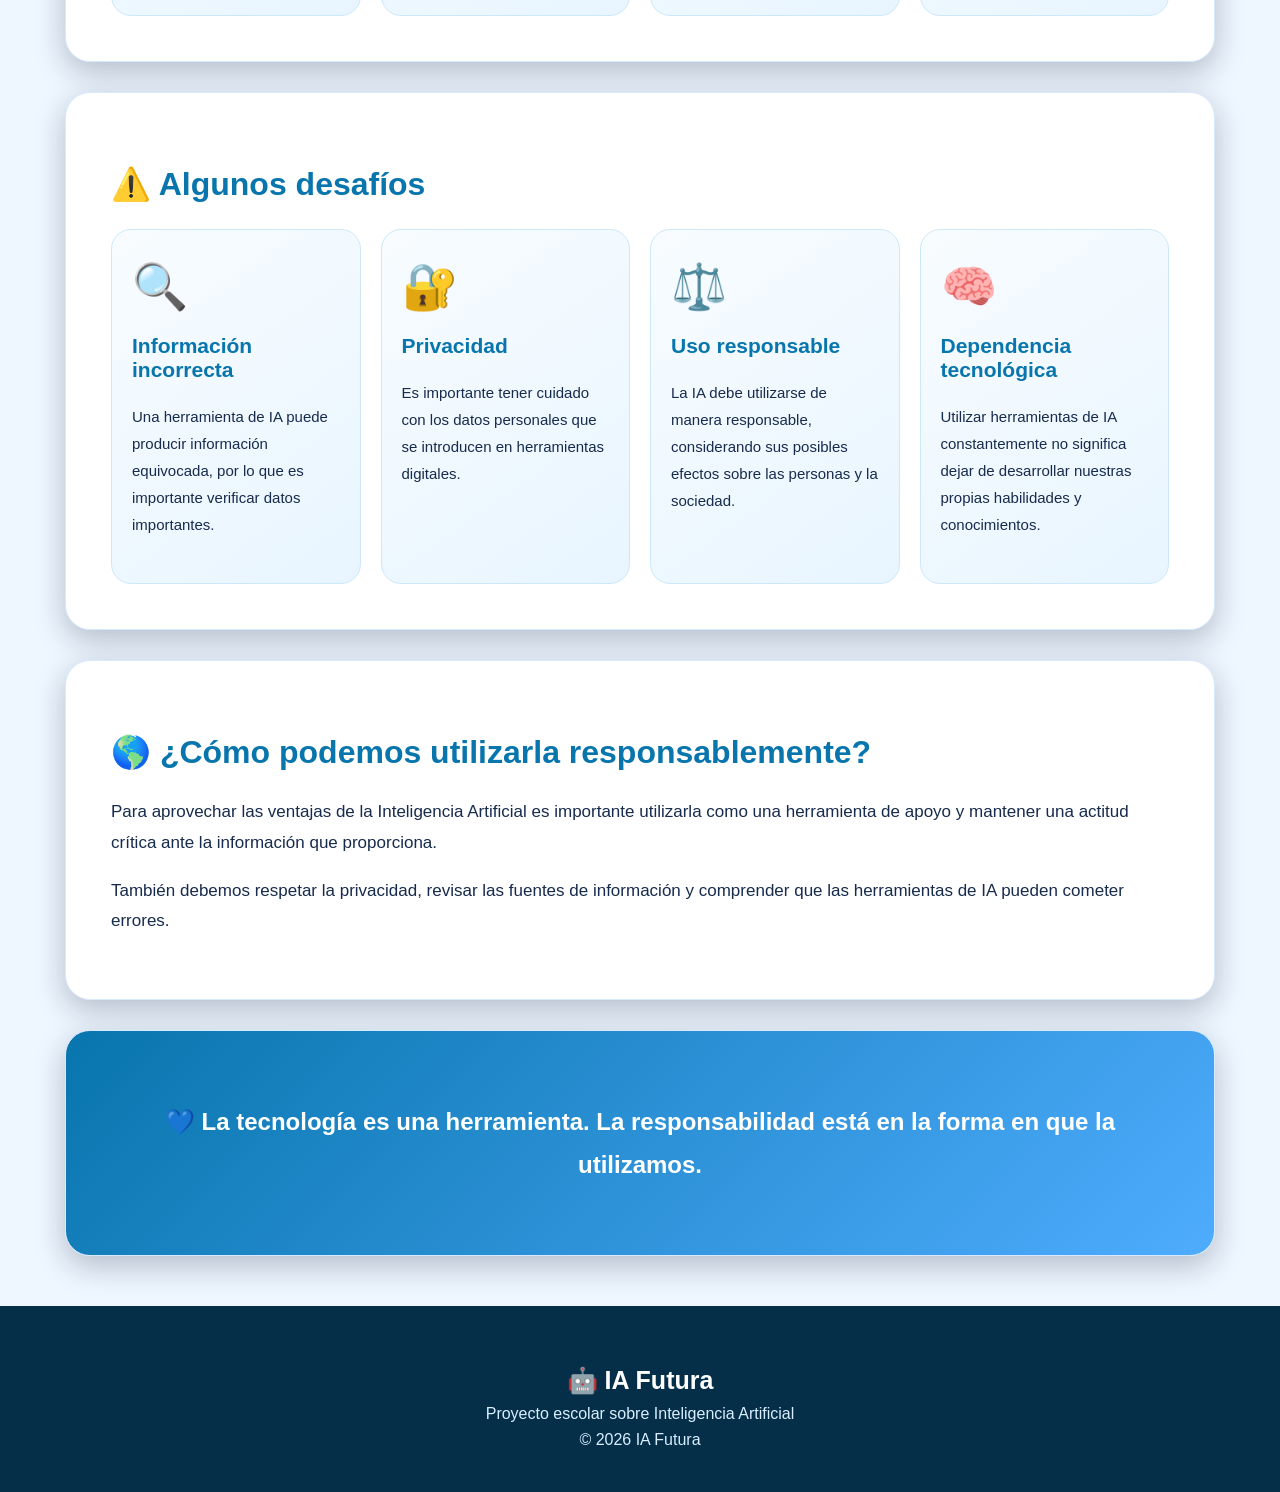
<file: ventajas.html>
<!DOCTYPE html>
<html lang="es">

<head>
    <meta charset="UTF-8">
    <meta name="viewport" content="width=device-width, initial-scale=1.0">

    <title>Ventajas de la IA | IA Futura</title>

    <link rel="stylesheet" href="estilos.css">
</head>

<body>

    <!-- ENCABEZADO -->

    <header class="hero">

        <div class="hero-text">

            <p class="etiqueta">TECNOLOGÍA Y SOCIEDAD</p>

            <h1>💡 IA: ventajas y desafíos</h1>

            <h2>Una tecnología con grandes posibilidades</h2>

            <p>
                La Inteligencia Artificial puede ofrecer diferentes
                beneficios, pero también presenta desafíos que debemos
                conocer para utilizarla de manera responsable.
            </p>

            <a href="index.html" class="boton">
                ← Volver al inicio
            </a>

        </div>

        <div class="hero-image">

            <img src="Imagen-IA.png"
                 alt="Inteligencia Artificial">

        </div>

    </header>


    <!-- MENÚ -->

    <nav>

        <a href="index.html">Inicio</a>

        <a href="que-es.html">¿Qué es la IA?</a>

        <a href="usos.html">Usos</a>

        <a href="historia.html">Historia</a>

        <a href="ventajas.html">Ventajas</a>

        <a href="video.html">Video</a>

        <a href="contacto.html">Contacto</a>

    </nav>


    <!-- CONTENIDO -->

    <main>

        <section>

            <p class="etiqueta">CONOCE SUS CARACTERÍSTICAS</p>

            <h2>🤖 La IA puede ser una herramienta muy útil</h2>

            <p>
                Como cualquier tecnología, la Inteligencia Artificial
                puede utilizarse de diferentes maneras. Sus resultados
                dependen de cómo se diseñe, se utilice y se supervisen
                sus aplicaciones.
            </p>

        </section>


        <!-- VENTAJAS -->

        <section>

            <h2>🚀 Algunas ventajas</h2>

            <div class="tarjetas">

                <div class="tarjeta">

                    <div class="icono">⏱️</div>

                    <h3>Ahorro de tiempo</h3>

                    <p>
                        Puede ayudar a automatizar determinadas tareas
                        y procesar información rápidamente.
                    </p>

                </div>


                <div class="tarjeta">

                    <div class="icono">📊</div>

                    <h3>Análisis de información</h3>

                    <p>
                        Puede analizar grandes cantidades de datos y
                        encontrar patrones que pueden ser difíciles
                        de identificar manualmente.
                    </p>

                </div>


                <div class="tarjeta">

                    <div class="icono">💡</div>

                    <h3>Apoyo a la creatividad</h3>

                    <p>
                        Algunas herramientas pueden ayudar a generar
                        ideas, imágenes, textos, diseños y otros
                        contenidos.
                    </p>

                </div>


                <div class="tarjeta">

                    <div class="icono">📚</div>

                    <h3>Apoyo al aprendizaje</h3>

                    <p>
                        Puede utilizarse como herramienta para explicar
                        conceptos, practicar y consultar información.
                    </p>

                </div>

            </div>

        </section>


        <!-- DESAFÍOS -->

        <section>

            <h2>⚠️ Algunos desafíos</h2>

            <div class="tarjetas">

                <div class="tarjeta">

                    <div class="icono">🔍</div>

                    <h3>Información incorrecta</h3>

                    <p>
                        Una herramienta de IA puede producir información
                        equivocada, por lo que es importante verificar
                        datos importantes.
                    </p>

                </div>


                <div class="tarjeta">

                    <div class="icono">🔐</div>

                    <h3>Privacidad</h3>

                    <p>
                        Es importante tener cuidado con los datos
                        personales que se introducen en herramientas
                        digitales.
                    </p>

                </div>


                <div class="tarjeta">

                    <div class="icono">⚖️</div>

                    <h3>Uso responsable</h3>

                    <p>
                        La IA debe utilizarse de manera responsable,
                        considerando sus posibles efectos sobre las
                        personas y la sociedad.
                    </p>

                </div>


                <div class="tarjeta">

                    <div class="icono">🧠</div>

                    <h3>Dependencia tecnológica</h3>

                    <p>
                        Utilizar herramientas de IA constantemente
                        no significa dejar de desarrollar nuestras
                        propias habilidades y conocimientos.
                    </p>

                </div>

            </div>

        </section>


        <!-- USO RESPONSABLE -->

        <section>

            <h2>🌎 ¿Cómo podemos utilizarla responsablemente?</h2>

            <p>
                Para aprovechar las ventajas de la Inteligencia Artificial
                es importante utilizarla como una herramienta de apoyo y
                mantener una actitud crítica ante la información que
                proporciona.
            </p>

            <p>
                También debemos respetar la privacidad, revisar las
                fuentes de información y comprender que las herramientas
                de IA pueden cometer errores.
            </p>

        </section>


        <!-- FRASE -->

        <section class="frase">

            <p>
                💙 La tecnología es una herramienta.
                La responsabilidad está en la forma en que la utilizamos.
            </p>

        </section>

    </main>


    <!-- PIE DE PÁGINA -->

    <footer>

        <h3>🤖 IA Futura</h3>

        <p>
            Proyecto escolar sobre Inteligencia Artificial
        </p>

        <p>
            © 2026 IA Futura
        </p>

    </footer>

</body>

</html>
</file>
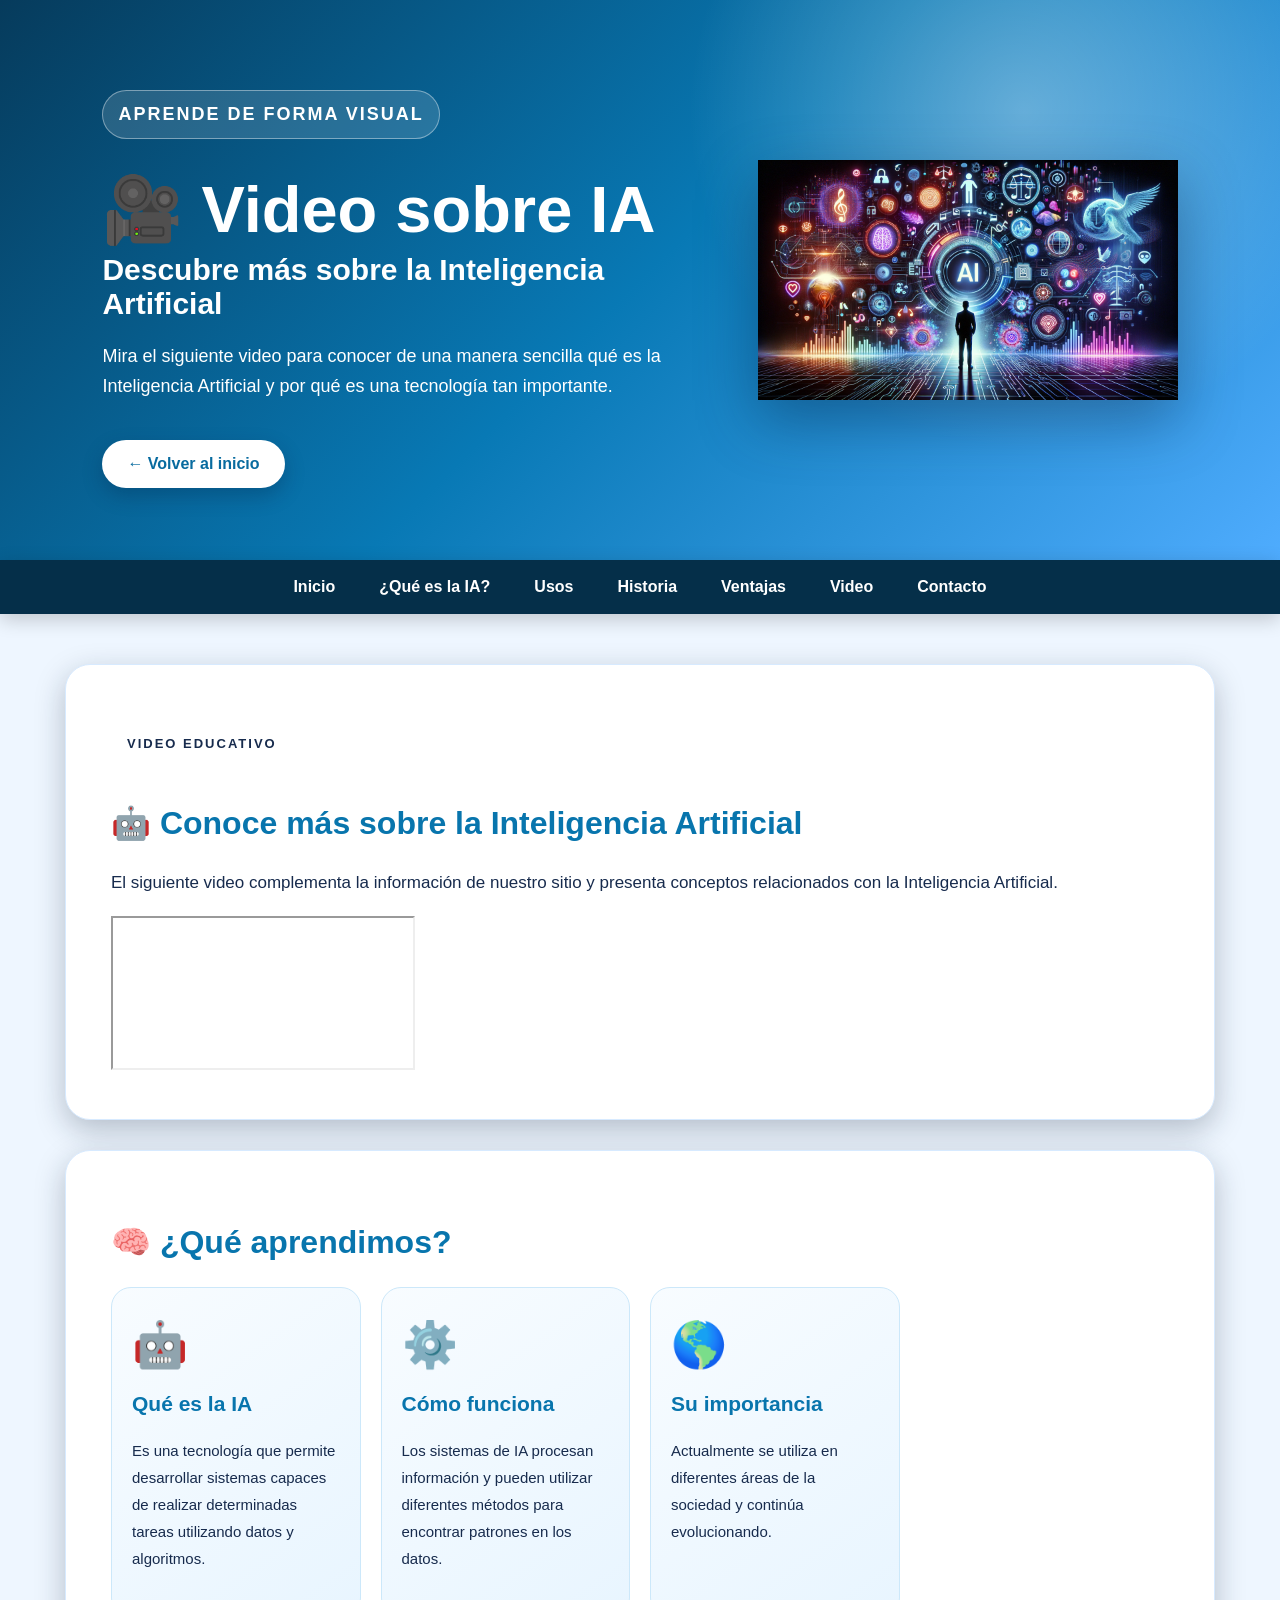
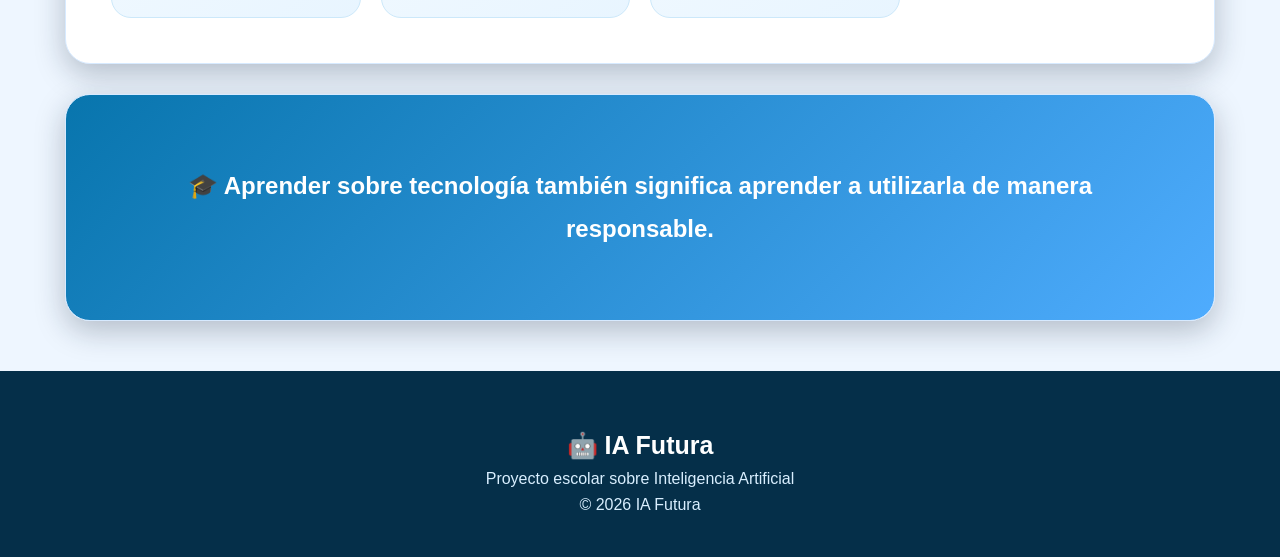
<file: video.html>
<!DOCTYPE html>
<html lang="es">

<head>
    <meta charset="UTF-8">
    <meta name="viewport" content="width=device-width, initial-scale=1.0">

    <title>Video | IA Futura</title>

    <link rel="stylesheet" href="estilos.css">
</head>

<body>

    <!-- ENCABEZADO -->

    <header class="hero">

        <div class="hero-text">

            <p class="etiqueta">APRENDE DE FORMA VISUAL</p>

            <h1>🎥 Video sobre IA</h1>

            <h2>Descubre más sobre la Inteligencia Artificial</h2>

            <p>
                Mira el siguiente video para conocer de una manera
                sencilla qué es la Inteligencia Artificial y por qué
                es una tecnología tan importante.
            </p>

            <a href="index.html" class="boton">
                ← Volver al inicio
            </a>

        </div>

        <div class="hero-image">

            <img src="Imagen-IA.png"
                 alt="Inteligencia Artificial">

        </div>

    </header>


    <!-- MENÚ -->

    <nav>

        <a href="index.html">Inicio</a>

        <a href="que-es.html">¿Qué es la IA?</a>

        <a href="usos.html">Usos</a>

        <a href="historia.html">Historia</a>

        <a href="ventajas.html">Ventajas</a>

        <a href="video.html">Video</a>

        <a href="contacto.html">Contacto</a>

    </nav>


    <!-- CONTENIDO -->

    <main>

        <section>

            <p class="etiqueta">VIDEO EDUCATIVO</p>

            <h2>🤖 Conoce más sobre la Inteligencia Artificial</h2>

            <p>
                El siguiente video complementa la información de
                nuestro sitio y presenta conceptos relacionados con
                la Inteligencia Artificial.
            </p>


            <div class="video">

                <iframe
                    src="https://www.youtube.com/embed/8lMIdrlIWOQ"
                    title="Video sobre Inteligencia Artificial"
                    allow="accelerometer; autoplay; clipboard-write; encrypted-media; gyroscope; picture-in-picture; web-share"
                    allowfullscreen>
                </iframe>

            </div>

        </section>


        <section>

            <h2>🧠 ¿Qué aprendimos?</h2>

            <div class="tarjetas">

                <div class="tarjeta">

                    <div class="icono">🤖</div>

                    <h3>Qué es la IA</h3>

                    <p>
                        Es una tecnología que permite desarrollar
                        sistemas capaces de realizar determinadas
                        tareas utilizando datos y algoritmos.
                    </p>

                </div>


                <div class="tarjeta">

                    <div class="icono">⚙️</div>

                    <h3>Cómo funciona</h3>

                    <p>
                        Los sistemas de IA procesan información y
                        pueden utilizar diferentes métodos para
                        encontrar patrones en los datos.
                    </p>

                </div>


                <div class="tarjeta">

                    <div class="icono">🌎</div>

                    <h3>Su importancia</h3>

                    <p>
                        Actualmente se utiliza en diferentes áreas
                        de la sociedad y continúa evolucionando.
                    </p>

                </div>

            </div>

        </section>


        <section class="frase">

            <p>
                🎓 Aprender sobre tecnología también significa
                aprender a utilizarla de manera responsable.
            </p>

        </section>

    </main>


    <!-- PIE DE PÁGINA -->

    <footer>

        <h3>🤖 IA Futura</h3>

        <p>
            Proyecto escolar sobre Inteligencia Artificial
        </p>

        <p>
            © 2026 IA Futura
        </p>

    </footer>

</body>

</html>
</file>
<file: estilos.css>
* {
    box-sizing: border-box;
}

html {
    scroll-behavior: smooth;
}

body {
    margin: 0;
    font-family: Arial, sans-serif;
    background: #eef6ff;
    color: #172b4d;
}


/* =========================
   ENCABEZADO
========================= */

.hero {
    min-height: 520px;
    padding: 70px 8%;
    display: flex;
    align-items: center;
    justify-content: space-between;
    gap: 50px;

    background:
        radial-gradient(circle at 80% 20%, #ffffff55, transparent 30%),
        linear-gradient(135deg, #063b5c, #0879b5, #4facfe);

    color: white;
}

.hero-text {
    max-width: 600px;
}

.etiqueta {
    display: inline-block;
    padding: 8px 15px;
    border-radius: 30px;
    background: #ffffff22;
    border: 1px solid #ffffff66;
    font-size: 13px;
    font-weight: bold;
    letter-spacing: 2px;
}

.hero h1 {
    font-size: 65px;
    margin: 15px 0 5px;
}

.hero h2 {
    font-size: 30px;
    margin: 0 0 20px;
}

.hero p {
    font-size: 18px;
    line-height: 1.7;
}

.hero-image {
    width: 420px;
    height: 420px;
    display: flex;
    align-items: center;
    justify-content: center;
}

.hero-image img {
    width: 100%;
    max-height: 420px;
    object-fit: contain;

    filter: drop-shadow(0 20px 30px #001f3f66);

    transition: transform 0.4s ease;
}

.hero-image img:hover {
    transform: scale(1.05) rotate(2deg);
}


/* =========================
   BOTÓN
========================= */

.boton {
    display: inline-block;
    margin-top: 20px;
    padding: 15px 25px;

    background: white;
    color: #086b9f;

    text-decoration: none;
    font-weight: bold;

    border-radius: 30px;

    box-shadow: 0 8px 20px #001f3f44;

    transition: 0.3s;
}

.boton:hover {
    transform: translateY(-4px);
    box-shadow: 0 12px 25px #001f3f66;
}


/* =========================
   MENÚ
========================= */

nav {
    position: sticky;
    top: 0;
    z-index: 100;

    display: flex;
    justify-content: center;
    flex-wrap: wrap;

    background: #052f49;
    box-shadow: 0 5px 20px #0003;
}

nav a {
    color: white;
    text-decoration: none;

    padding: 18px 22px;

    font-weight: bold;

    transition: 0.3s;
}

nav a:hover {
    background: #0b6fa4;
}


/* =========================
   CONTENIDO
========================= */

main {
    width: 90%;
    max-width: 1150px;
    margin: 50px auto;
}

section {
    background: white;

    padding: 45px;

    margin-bottom: 30px;

    border-radius: 25px;

    box-shadow: 0 10px 30px #1234;

    border: 1px solid #d7eaff;
}

section h2 {
    color: #0875ad;
    font-size: 32px;
}

section p {
    font-size: 17px;
    line-height: 1.8;
}


/* =========================
   BIENVENIDA
========================= */

.bienvenida {
    text-align: center;
}

.bienvenida .etiqueta {
    color: #0875ad;
    background: #e4f4ff;
    border: none;
}

.bienvenida h2 {
    font-size: 38px;
}


/* =========================
   TARJETAS
========================= */

.titulo-centro {
    text-align: center;
    margin-bottom: 35px;
}

.tarjetas {
    display: grid;

    grid-template-columns:
        repeat(4, 1fr);

    gap: 20px;
}

.tarjeta {
    display: block;

    padding: 30px 20px;

    background: linear-gradient(
        145deg,
        #f8fcff,
        #e8f5ff
    );

    border: 1px solid #cce8fa;

    border-radius: 20px;

    text-decoration: none;

    color: #172b4d;

    transition: 0.3s;
}

.tarjeta:hover {
    transform: translateY(-8px);

    box-shadow:
        0 15px 30px #0875ad33;

    border-color: #4facfe;
}

.tarjeta h3 {
    color: #0875ad;
    font-size: 21px;
}

.tarjeta p {
    font-size: 15px;
}

.icono {
    font-size: 45px;
}


/* =========================
   FRASE
========================= */

.frase {
    text-align: center;

    background:
        linear-gradient(
            135deg,
            #0875ad,
            #4facfe
        );

    color: white;
}

.frase p {
    font-size: 24px;
    font-weight: bold;
}


/* =========================
   FOOTER
========================= */

footer {
    text-align: center;

    background: #052f49;

    color: white;

    padding: 35px 20px;
}

footer h3 {
    font-size: 25px;
    margin-bottom: 10px;
}

footer p {
    margin: 8px;
    color: #d9efff;
}


/* =========================
   CELULAR
========================= */

@media (max-width: 850px) {

    .hero {
        flex-direction: column;
        text-align: center;
        padding: 55px 25px;
    }

    .hero h1 {
        font-size: 48px;
    }

    .hero h2 {
        font-size: 25px;
    }

    .hero-image {
        width: 300px;
        height: 300px;
    }

    .tarjetas {
        grid-template-columns: repeat(2, 1fr);
    }

}


@media (max-width: 600px) {

    nav {
        position: static;
        flex-direction: column;
        text-align: center;
    }

    nav a {
        padding: 13px;
    }

    main {
        width: 94%;
        margin: 25px auto;
    }

    section {
        padding: 25px;
    }

    .hero {
        min-height: auto;
    }

    .hero h1 {
        font-size: 40px;
    }

    .hero h2 {
        font-size: 22px;
    }

    .hero p {
        font-size: 16px;
    }

    .hero-image {
        width: 240px;
        height: 240px;
    }

    .tarjetas {
        grid-template-columns: 1fr;
    }

    .bienvenida h2 {
        font-size: 28px;
    }

    .frase p {
        font-size: 19px;
    }

}
 /* =========================
   FORMULARIO DE CONTACTO
========================= */

form {
    max-width: 750px;
    margin: 30px auto 0;
    display: flex;
    flex-direction: column;
    gap: 10px;
}

form label {
    margin-top: 10px;
    font-weight: bold;
    color: #0875ad;
}

form input,
form textarea {
    width: 100%;
    padding: 15px;

    border: 2px solid #cce8fa;
    border-radius: 12px;

    background: #f8fcff;
    color: #172b4d;

    font-family: Arial, sans-serif;
    font-size: 16px;

    outline: none;

    transition: 0.3s;
}

form input:focus,
form textarea:focus {
    border-color: #4facfe;

    box-shadow:
        0 0 0 4px #4facfe22;
}

form textarea {
    resize: vertical;
}

form button {
    margin-top: 15px;

    padding: 15px 25px;

    border: none;
    border-radius: 30px;

    background: linear-gradient(
        135deg,
        #0875ad,
        #4facfe
    );

    color: white;

    font-size: 17px;
    font-weight: bold;

    cursor: pointer;

    transition: 0.3s;
}

form button:hover {
    transform: translateY(-3px);

    box-shadow:
        0 10px 20px #0875ad44;
}
</file>
